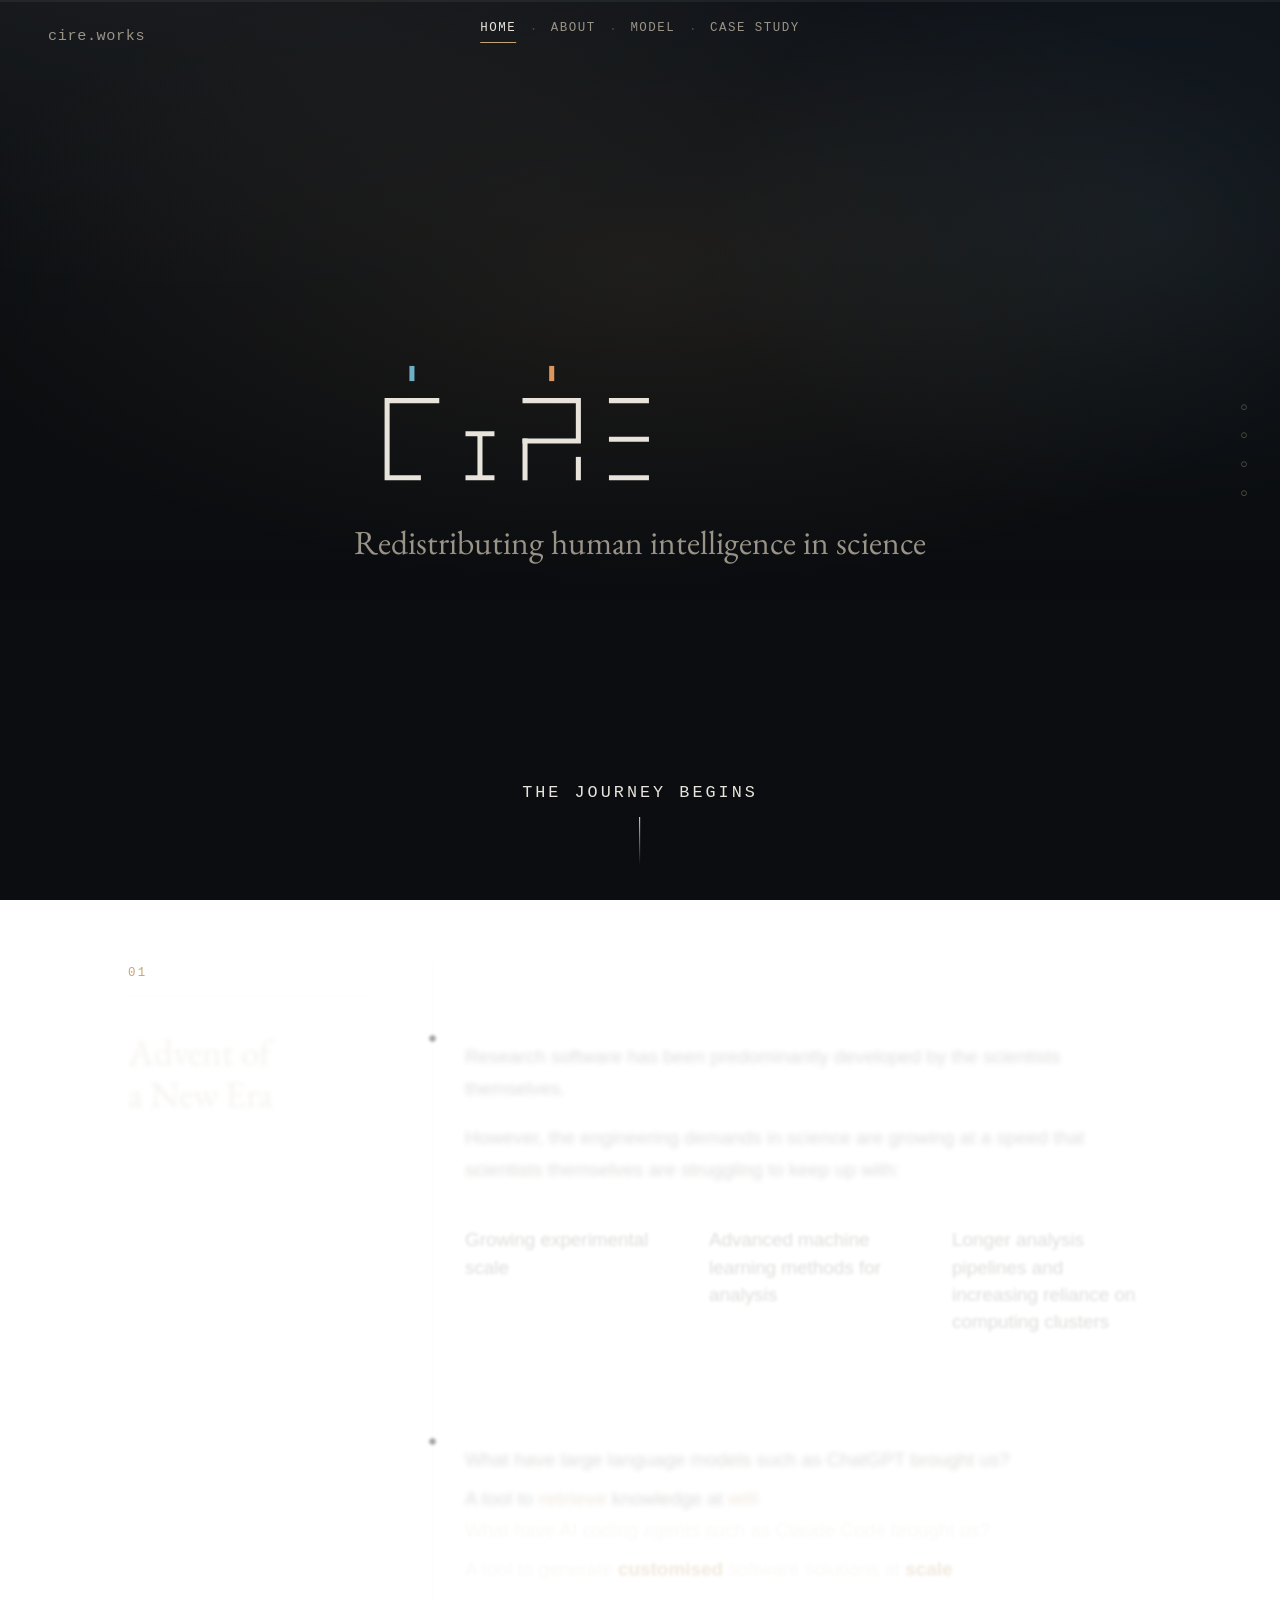
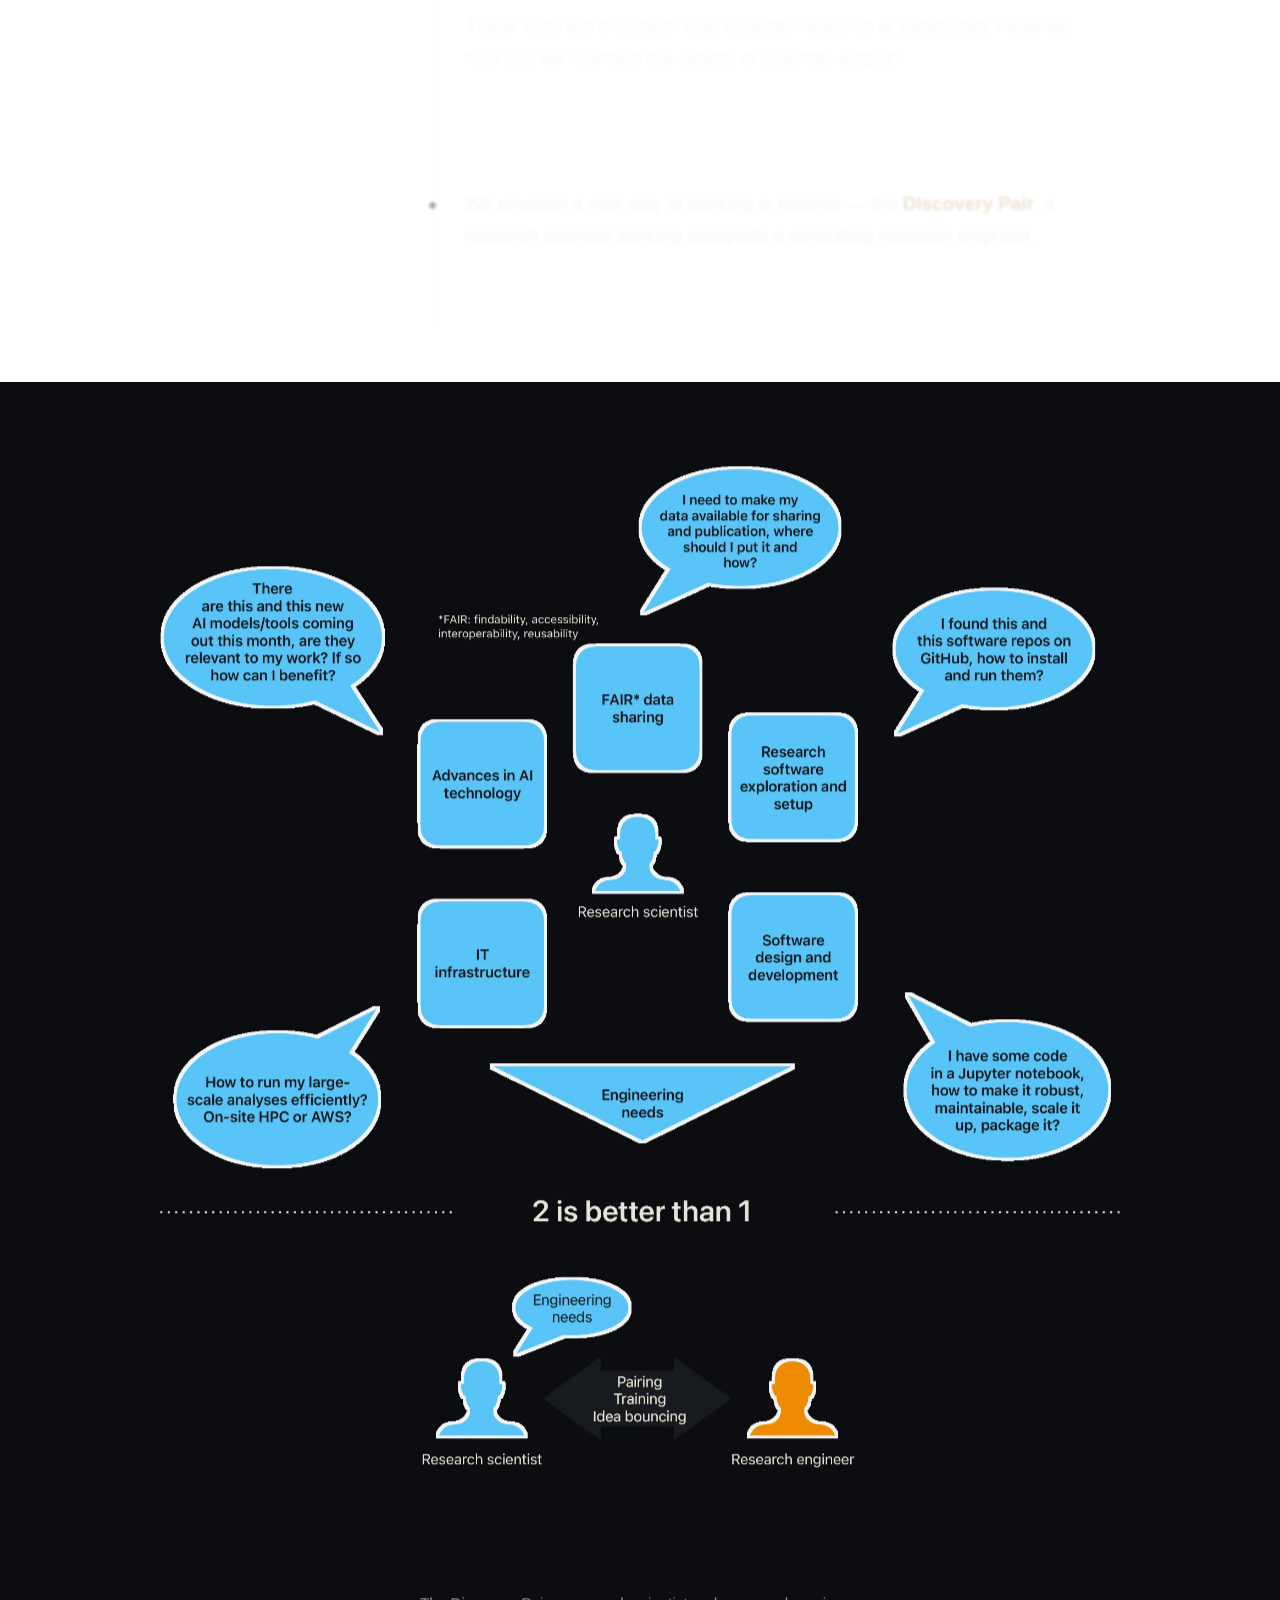
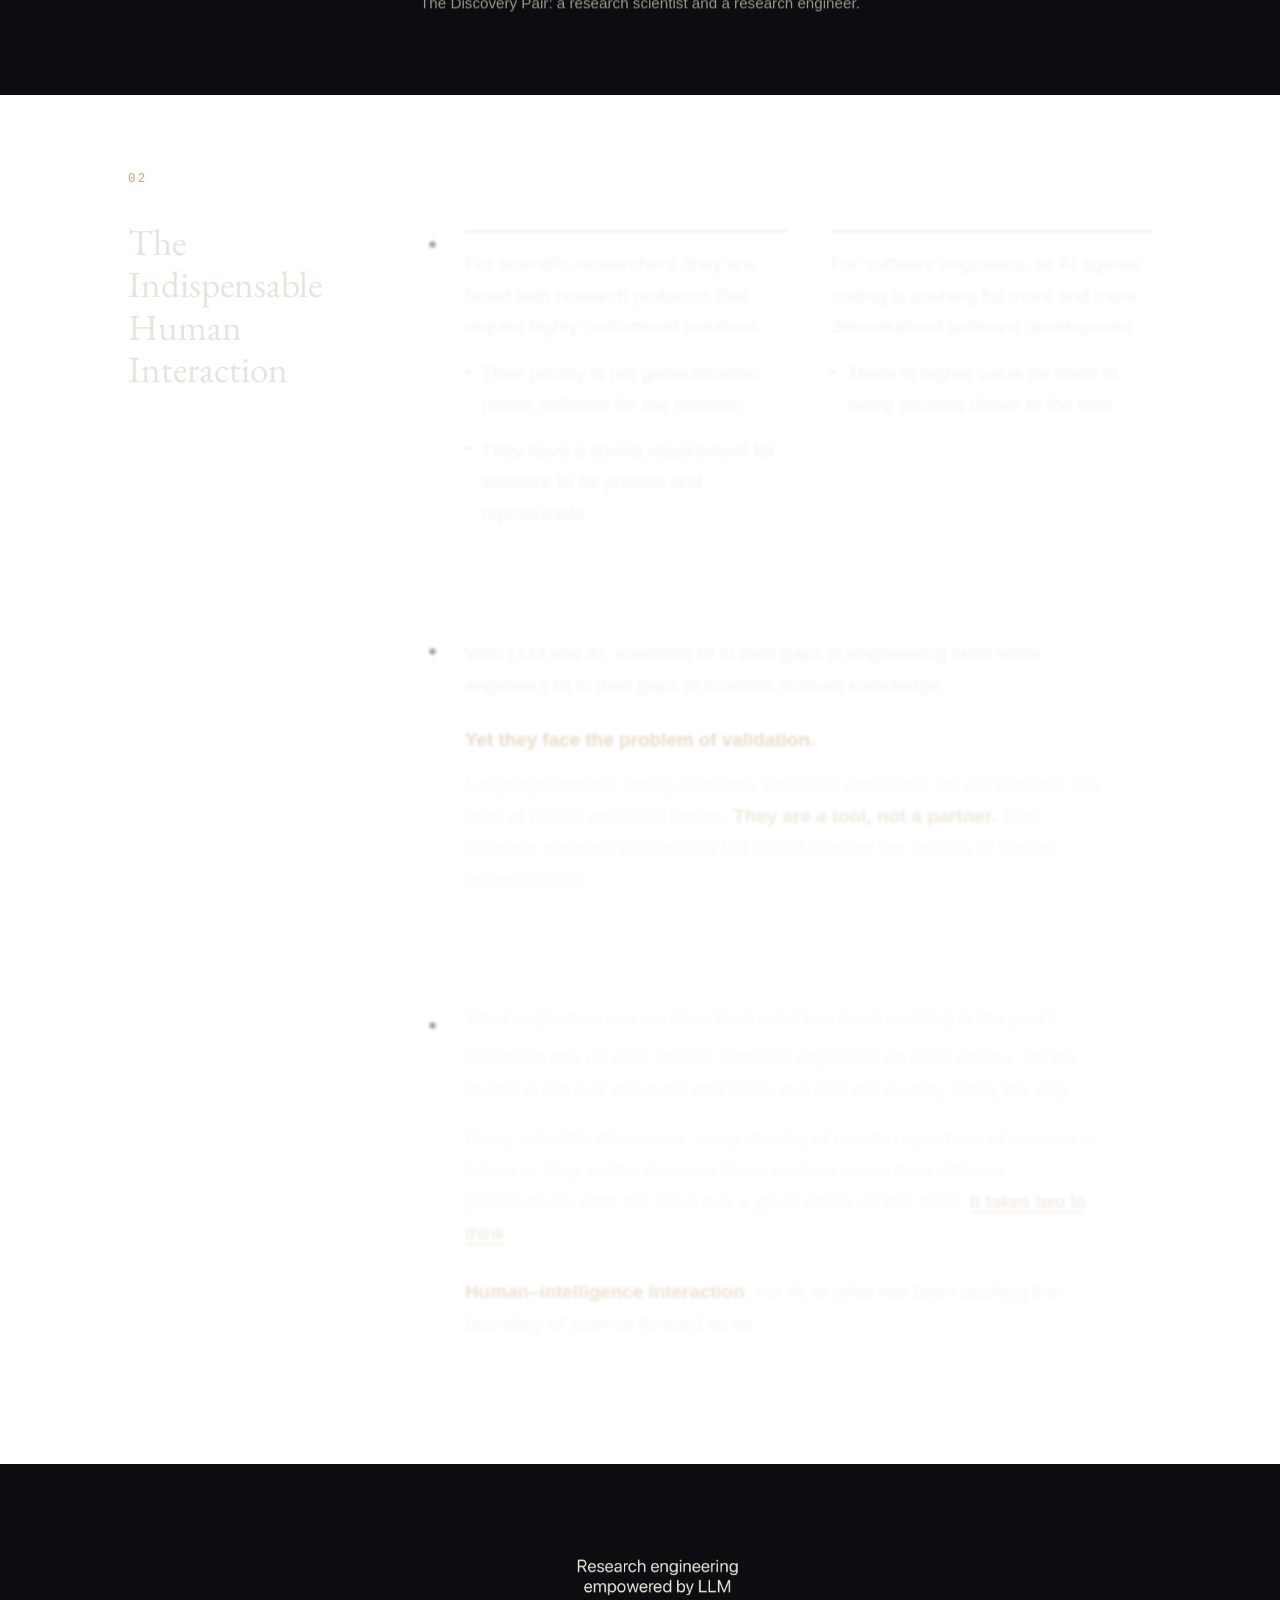
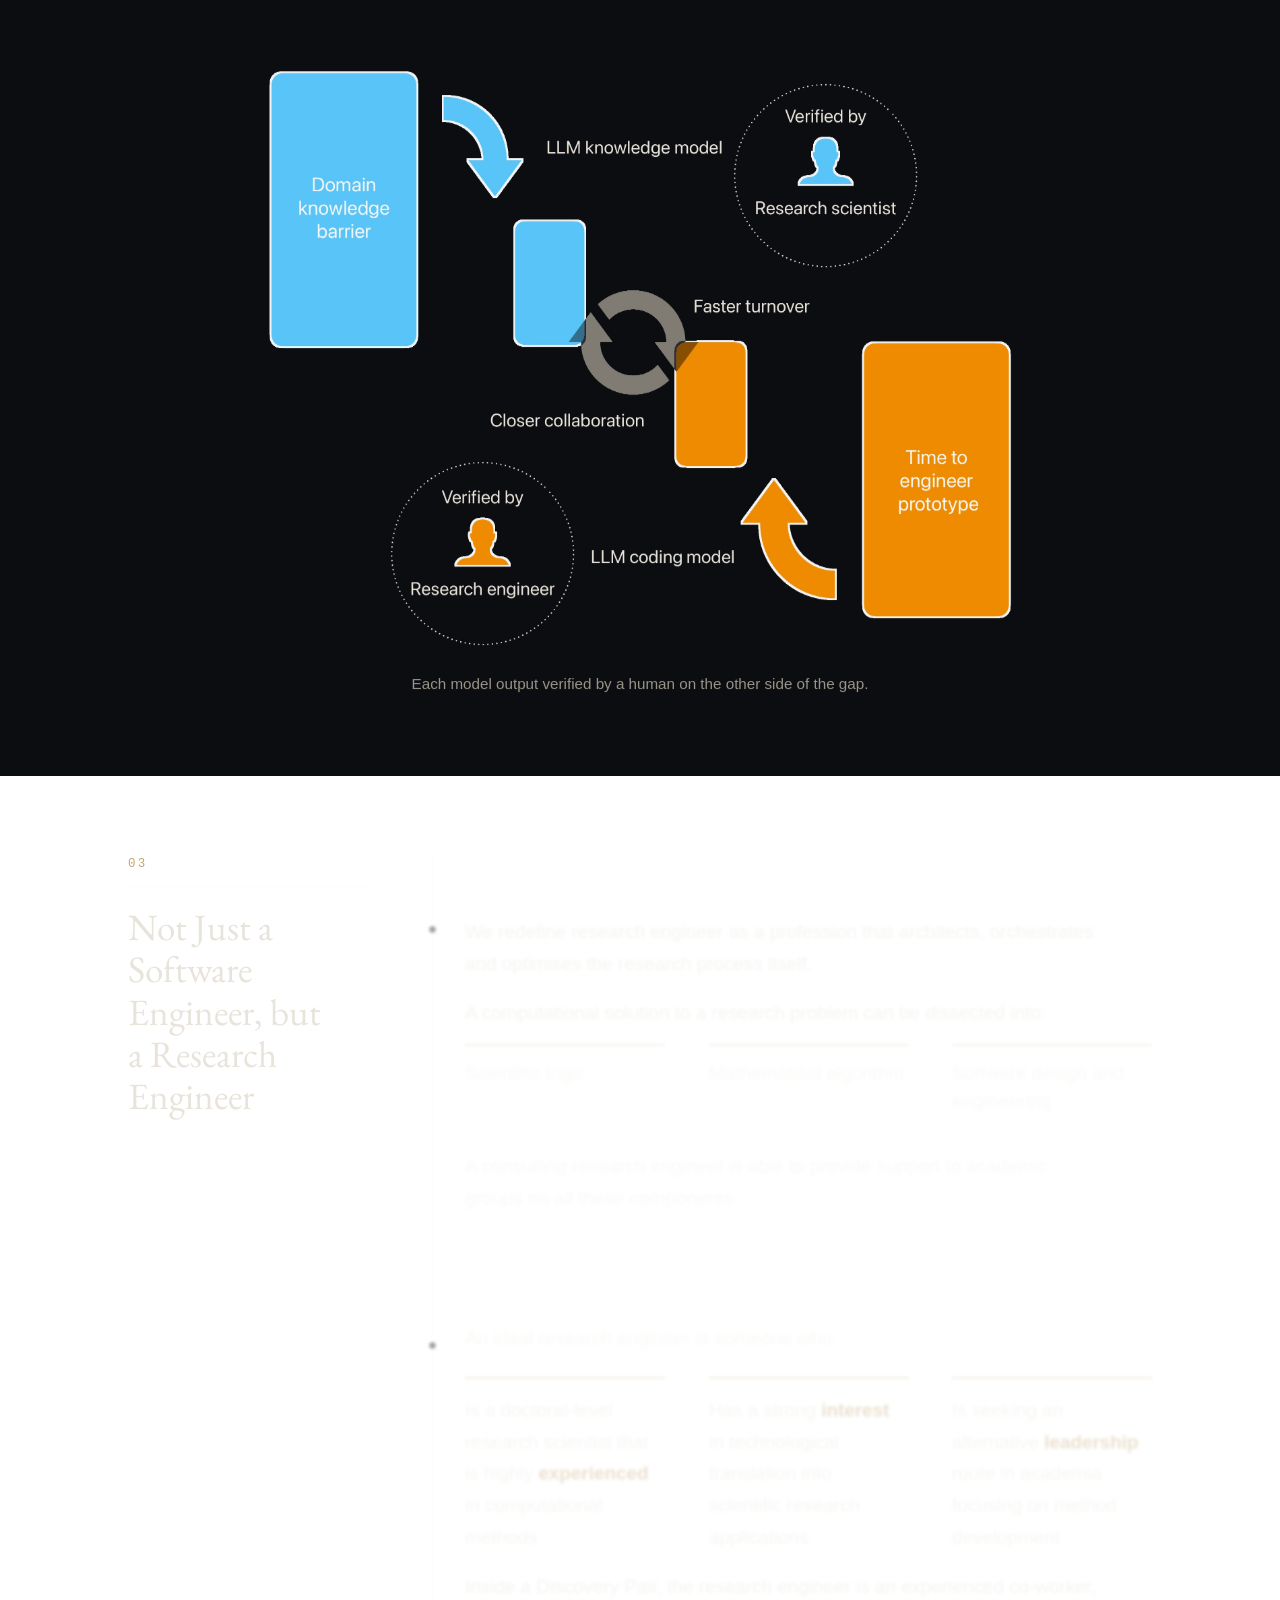
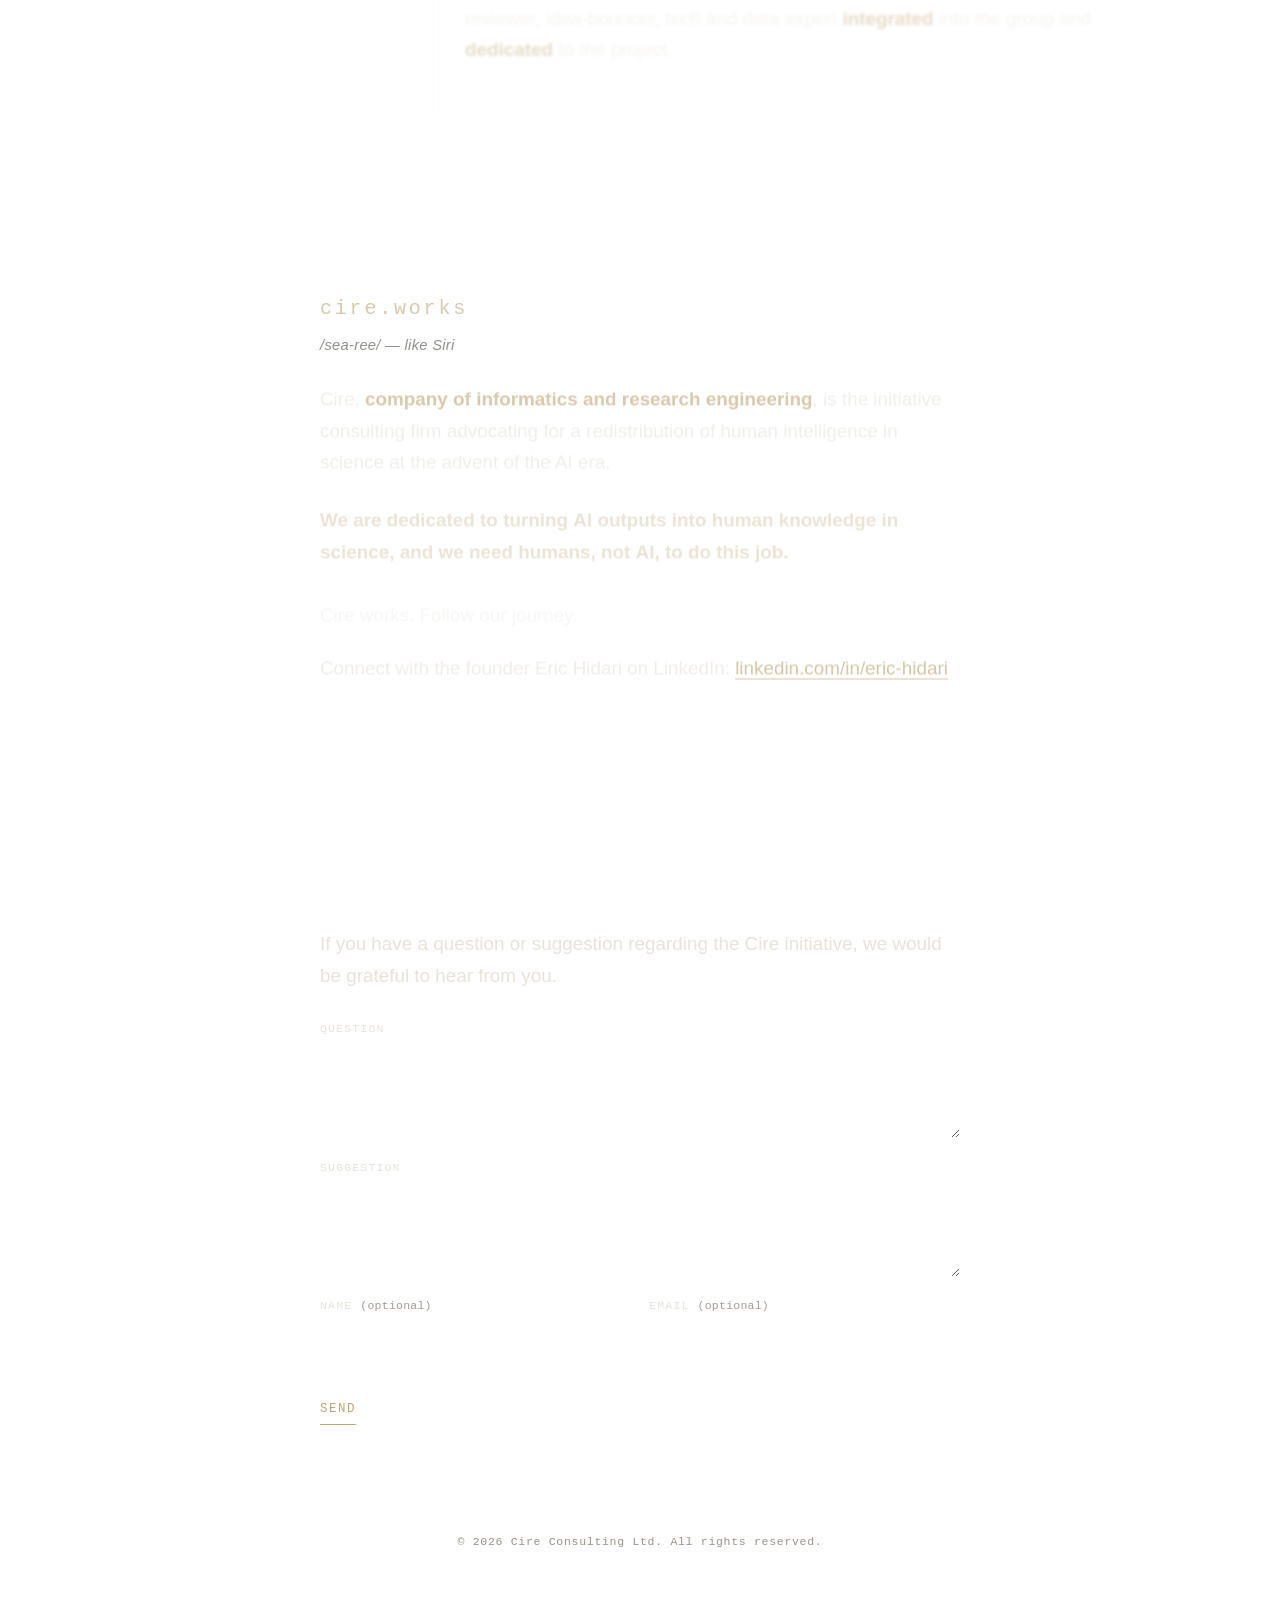
<file: index.html>
<!DOCTYPE html>
<html lang="en">
<head>
  <meta charset="UTF-8" />
  <meta name="viewport" content="width=device-width, initial-scale=1" />
  <title>cire.works</title>
  <meta name="description" content="Cire, Company of Informatics and Research Engineering, is the initiative consulting firm advocating for a redistribution of human intelligence in science at the advent of the AI era." />
  <link rel="preconnect" href="https://fonts.googleapis.com" />
  <link rel="preconnect" href="https://fonts.gstatic.com" crossorigin />
  <link href="https://fonts.googleapis.com/css2?family=EB+Garamond:wght@400;600&display=swap" rel="stylesheet" />
  <link rel="stylesheet" href="styles.css?v=20260817a" />
</head>
<body>

  <div class="scroll-progress" aria-hidden="true"><span></span></div>

  <header class="site-nav">
    <a class="brand" href="index.html">cire.works</a>
    <nav class="page-tabs" aria-label="Pages">
      <a href="index.html" aria-current="page">Home</a>
      <span class="page-tabs-sep" aria-hidden="true">·</span>
      <a href="about.html">About</a>
      <span class="page-tabs-sep" aria-hidden="true">·</span>
      <a href="model.html">Model</a>
      <span class="page-tabs-sep" aria-hidden="true">·</span>
      <a href="case-study.html">Case Study</a>
    </nav>
    <nav class="rail" aria-label="Sections">
      <a href="#session-1" data-rail="session-1"><span class="rail-label">A New Era</span><span class="rail-dot"></span></a>
      <a href="#session-2" data-rail="session-2"><span class="rail-label">Human Interaction</span><span class="rail-dot"></span></a>
      <a href="#session-3" data-rail="session-3"><span class="rail-label">Research Engineer</span><span class="rail-dot"></span></a>
      <a href="#ending" data-rail="ending"><span class="rail-label">Cire Works</span><span class="rail-dot"></span></a>
    </nav>
  </header>

  <main id="top">

    <section class="hero" data-hero>
      <div class="hero-atmosphere" aria-hidden="true"></div>
      <div class="hero-inner">
        <h1 class="brand-mark">
          <img class="brand-mark-logo" src="assets/cire-logo-on-dark.svg" alt="Cire" width="348" height="160" />
        </h1>
        <p class="hero-tagline">Redistributing human intelligence in science</p>
      </div>
      <div class="hero-cue" aria-hidden="true"><span>THE JOURNEY BEGINS</span><i></i></div>
    </section>

    <!-- SESSION 1 -->
    <section class="session" id="session-1">
      <div class="session-main">
        <aside class="session-aside">
          <span class="session-index">01</span>
          <div class="session-track" aria-hidden="true"><span></span></div>
          <h2 class="session-title" data-reveal>Advent of a New Era</h2>
        </aside>

        <div class="session-body">
          <div class="beat">
            <p class="line lead" data-reveal>Research software has been predominantly developed by the scientists themselves.</p>
            <p class="line" data-reveal>However, the engineering demands in science are growing at a speed that scientists themselves are struggling to keep up with:</p>
            <ul class="bullet-row" role="list">
              <li data-reveal>Growing experimental scale</li>
              <li data-reveal>Advanced machine learning methods for analysis</li>
              <li data-reveal>Longer analysis pipelines and increasing reliance on computing clusters</li>
            </ul>
          </div>

          <div class="beat">
            <div class="qa-pair" data-reveal>
              <p class="line question">What have large language models such as ChatGPT brought us?</p>
              <p class="line answer">A tool to <strong>retrieve</strong> knowledge at <strong>will</strong></p>
            </div>
            <div class="qa-pair" data-reveal>
              <p class="line question">What have AI coding agents such as Claude Code brought us?</p>
              <p class="line answer">A tool to generate <strong>customised</strong> software solutions at <strong>scale</strong></p>
            </div>
            <p class="line bridge" data-reveal>These tools will transform how scientific research is conducted. However, how can we maintain the validity of scientific output?</p>
          </div>

          <div class="beat">
            <p class="line statement" data-reveal>We envision a new way of working in science — the <strong>Discovery Pair</strong>, a research scientist working alongside a consulting research engineer.</p>
          </div>
        </div>
      </div>

      <figure class="media media--75" data-reveal data-parallax>
        <img src="assets/scientist-engineer-pairing.jpeg" alt="A research scientist surrounded by engineering demands, then paired with a research engineer." width="1747" height="2032" loading="lazy" />
        <figcaption>The Discovery Pair: a research scientist and a research engineer.</figcaption>
      </figure>
    </section>

    <!-- SESSION 2 -->
    <section class="session" id="session-2">
      <div class="session-main">
        <aside class="session-aside">
          <span class="session-index">02</span>
          <div class="session-track" aria-hidden="true"><span></span></div>
          <h2 class="session-title" data-reveal>The Indispensable Human Interaction</h2>
        </aside>

        <div class="session-body">
          <div class="beat">
            <div class="parallel-block">
              <div class="parallel-col" data-reveal>
                <p>For scientific researchers, they are faced with research problems that require highly customised solutions:</p>
                <ul class="bullet-stack" role="list">
                  <li>Their priority is not generalisation (make software for the masses)</li>
                  <li>They have a strong requirement for software to be precise and reproducible</li>
                </ul>
              </div>
              <div class="parallel-col" data-reveal>
                <p>For software engineers, as AI agentic coding is pushing for more and more decentralised software development:</p>
                <ul class="bullet-stack" role="list">
                  <li>There is higher value for them in being situated closer to the user</li>
                </ul>
              </div>
            </div>
          </div>

          <div class="beat">
            <p class="line" data-reveal>With LLM and AI, scientists fill in their gaps in engineering skills while engineers fill in their gaps in scientific domain knowledge.</p>
            <p class="line tension" data-reveal><strong>Yet they face the problem of validation.</strong></p>
            <p class="line" data-reveal>Language models, being ultimately statistical predictors, do not possess this level of critical analytical power. <span class="pull">They are a tool, not a partner.</span> They increase apparent productivity but do not change the velocity of human understanding.</p>
          </div>

          <div class="beat">
            <p class="line question" data-reveal>What inspiration can we draw from what has been working in the past?</p>
            <p class="line" data-reveal>Scientists rely on peer review, software engineers on code review. Yet the review is not just about the end point, but also the journey along the way.</p>
            <p class="line" data-reveal>Every scientific discussion, every sharing of results regardless of success or failure — they matter because these reviews come from different perspectives. Prof Itai Yanai has a great article on this topic: <a href="https://www.nature.com/articles/s41587-023-02074-2" target="_blank" rel="noopener">It takes two to think</a></p>
            <p class="line punch" data-reveal><strong>Human–intelligence interaction</strong>, not AI, is what has been pushing the boundary of science forward so far.</p>
          </div>
        </div>
      </div>

      <figure class="media media--60" data-reveal data-parallax>
        <img src="assets/llm-empowered-research-engineering.jpeg" alt="LLM knowledge and coding models lower the domain knowledge barrier and prototype time, each verified by a human." width="2280" height="2125" loading="lazy" />
        <figcaption>Each model output verified by a human on the other side of the gap.</figcaption>
      </figure>
    </section>

    <!-- SESSION 3 -->
    <section class="session" id="session-3">
      <div class="session-main">
        <aside class="session-aside">
          <span class="session-index">03</span>
          <div class="session-track" aria-hidden="true"><span></span></div>
          <h2 class="session-title" data-reveal>Not Just a Software Engineer, but a Research Engineer</h2>
        </aside>

        <div class="session-body">
          <div class="beat">
            <p class="line lead" data-reveal>We redefine research engineer as a profession that architects, orchestrates and optimises the research process itself.</p>
            <p class="line" data-reveal>A computational solution to a research problem can be dissected into:</p>
            <ul class="bullet-row" role="list">
              <li data-reveal>Scientific logic</li>
              <li data-reveal>Mathematical algorithm</li>
              <li data-reveal>Software design and engineering</li>
            </ul>
            <p class="line line--gap" data-reveal>A consulting research engineer is able to provide support to academic groups on all these components.</p>
          </div>

          <div class="beat">
            <p class="line" data-reveal>An ideal research engineer is someone who:</p>
            <div class="parallel-block parallel-block--3">
              <div class="parallel-col" data-reveal>
                <p>Is a doctoral-level research scientist that is highly <strong>experienced</strong> in computational methods</p>
              </div>
              <div class="parallel-col" data-reveal>
                <p>Has a strong <strong>interest</strong> in technological translation into scientific research applications</p>
              </div>
              <div class="parallel-col" data-reveal>
                <p>Is seeking an alternative <strong>leadership</strong> route in academia focusing on method development</p>
              </div>
            </div>
            <p class="line" data-reveal>Inside a Discovery Pair, the research engineer is an experienced co-worker, reviewer, idea-bouncer, tech and data expert <strong>integrated</strong> into the group and <strong>dedicated</strong> to the project.</p>
          </div>
        </div>
      </div>
    </section>

    <!-- ENDING CHAPTER -->
    <section class="ending" id="ending">
      <div class="ending-inner">
        <p class="ending-mark" data-reveal>cire.works</p>
        <p class="pronounce" data-reveal>/sea-ree/ — like Siri</p>
        <p class="line" data-reveal>Cire, <span class="full-name">company of informatics and research engineering</span>, is the initiative consulting firm advocating for a redistribution of human intelligence in science at the advent of the AI era.</p>
        <p class="line punch" data-reveal>We are dedicated to turning AI outputs into human knowledge in science, and we need humans, not AI, to do this job.</p>
        <p class="line tagline" data-reveal>Cire works. Follow our journey.</p>
        <p class="line connect" data-reveal>Connect with the founder Eric Hidari on LinkedIn: <a href="https://www.linkedin.com/in/eric-hidari-40841a161/" target="_blank" rel="noopener">linkedin.com/in/eric-hidari</a></p>
      </div>
    </section>

    <!-- ASK -->
    <section class="ask" id="ask">
      <div class="ask-inner">
        <p class="line ask-prompt" data-reveal>If you have a question or suggestion regarding the Cire initiative, we would be grateful to hear from you.</p>
        <form class="ask-form" action="https://formspree.io/f/xlgqovnv" method="POST" data-reveal>
          <label class="ask-field">
            <span class="ask-label">Question</span>
            <textarea name="question" rows="3"></textarea>
          </label>
          <label class="ask-field">
            <span class="ask-label">Suggestion</span>
            <textarea name="suggestion" rows="3"></textarea>
          </label>
          <div class="ask-meta">
            <label class="ask-field">
              <span class="ask-label">Name <em>(optional)</em></span>
              <input type="text" name="name" autocomplete="name" />
            </label>
            <label class="ask-field">
              <span class="ask-label">Email <em>(optional)</em></span>
              <input type="email" name="email" autocomplete="email" />
            </label>
          </div>
          <button type="submit" class="ask-submit">Send</button>
          <p class="ask-status" role="status" aria-live="polite" hidden></p>
        </form>
      </div>
    </section>

  </main>

  <footer class="site-footer">
    <p>© 2026 Cire Consulting Ltd. All rights reserved.</p>
  </footer>

  <script src="main.js?v=20260817a" defer></script>
</body>
</html>
</file>
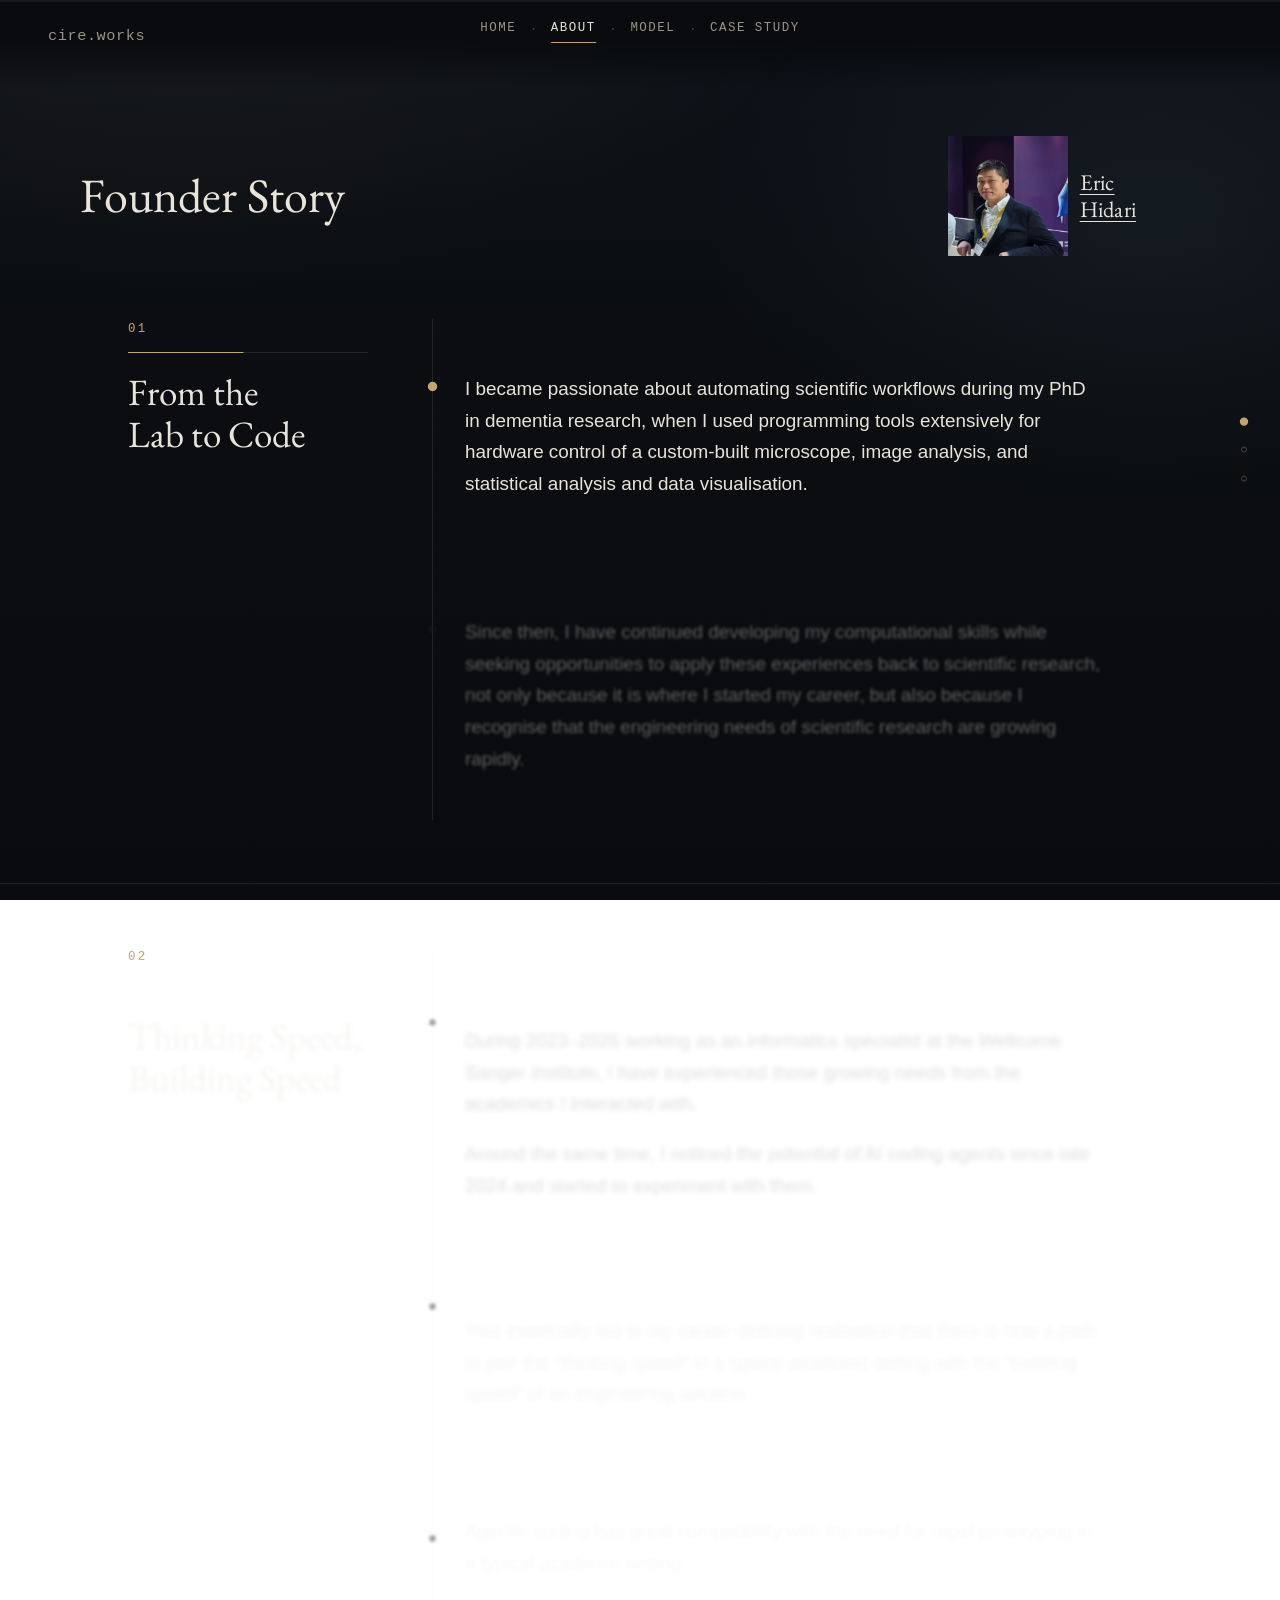
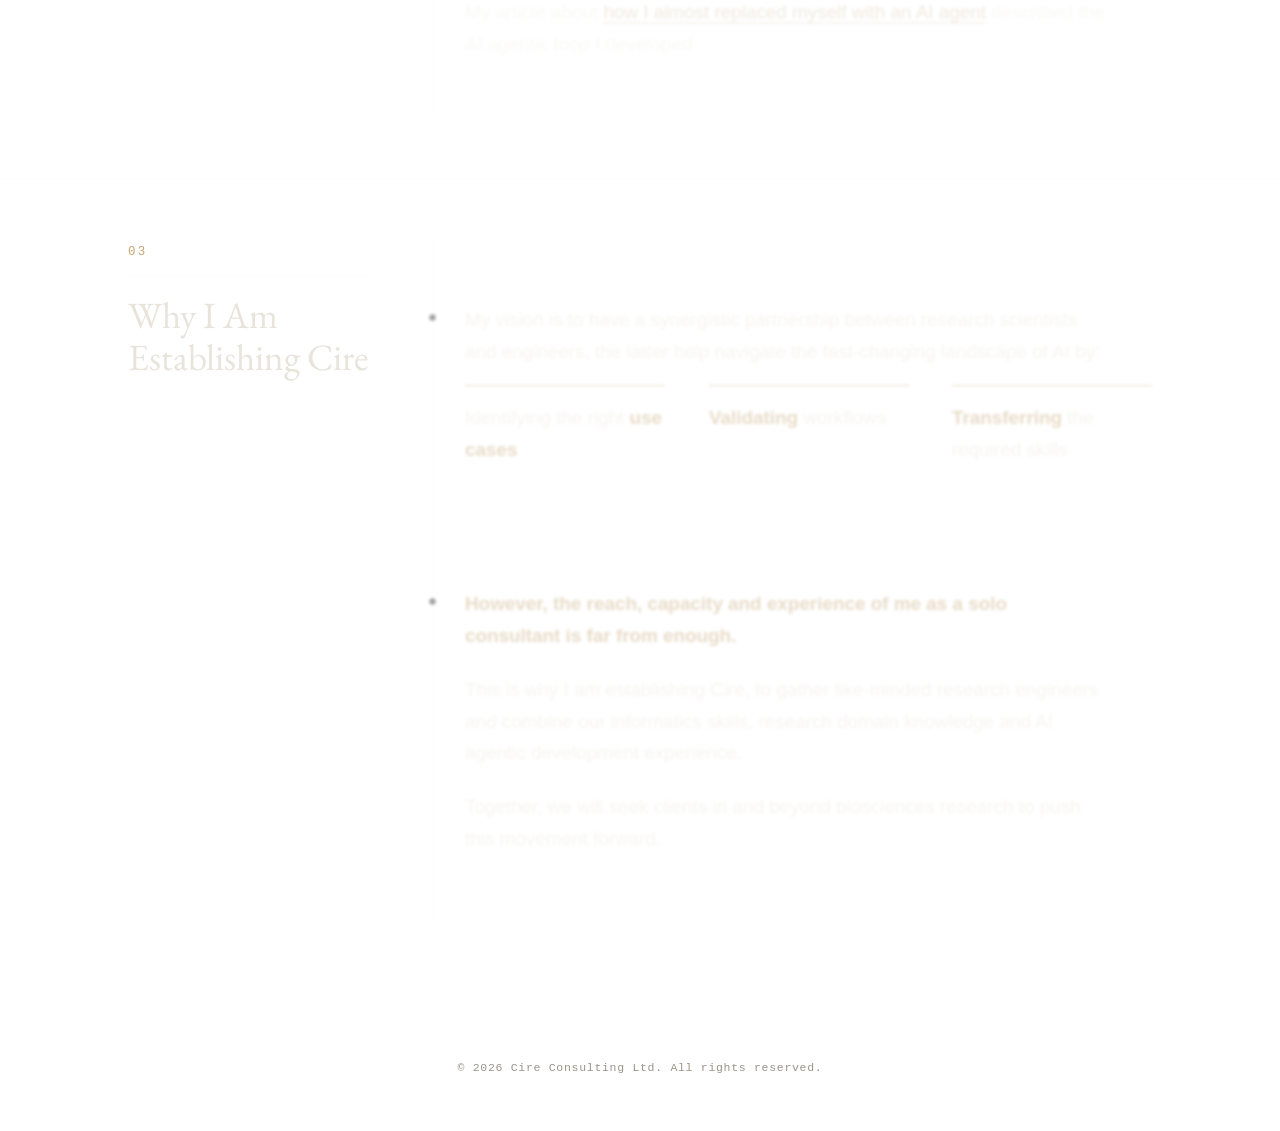
<file: about.html>
<!DOCTYPE html>
<html lang="en">
<head>
  <meta charset="UTF-8" />
  <meta name="viewport" content="width=device-width, initial-scale=1" />
  <title>About · cire.works</title>
  <meta name="description" content="Founder story of Eric Hidari and why Cire exists: pairing academic thinking speed with engineering building speed." />
  <link rel="preconnect" href="https://fonts.googleapis.com" />
  <link rel="preconnect" href="https://fonts.gstatic.com" crossorigin />
  <link href="https://fonts.googleapis.com/css2?family=EB+Garamond:wght@400;600&display=swap" rel="stylesheet" />
  <link rel="stylesheet" href="styles.css?v=20260817a" />
</head>
<body class="page-inner">

  <div class="scroll-progress" aria-hidden="true"><span></span></div>

  <header class="site-nav">
    <a class="brand" href="index.html">cire.works</a>
    <nav class="page-tabs" aria-label="Pages">
      <a href="index.html">Home</a>
      <span class="page-tabs-sep" aria-hidden="true">·</span>
      <a href="about.html" aria-current="page">About</a>
      <span class="page-tabs-sep" aria-hidden="true">·</span>
      <a href="model.html">Model</a>
      <span class="page-tabs-sep" aria-hidden="true">·</span>
      <a href="case-study.html">Case Study</a>
    </nav>
    <nav class="rail" aria-label="Sections">
      <a href="#session-1" data-rail="session-1"><span class="rail-label">Origin</span><span class="rail-dot"></span></a>
      <a href="#session-2" data-rail="session-2"><span class="rail-label">Realisation</span><span class="rail-dot"></span></a>
      <a href="#session-3" data-rail="session-3"><span class="rail-label">Why Cire</span><span class="rail-dot"></span></a>
    </nav>
  </header>

  <main id="top">

    <section class="about-intro">
      <div class="about-intro-inner">
        <h1 class="about-heading">Founder Story</h1>
        <div class="about-byline">
          <figure class="about-portrait">
            <img src="assets/profile.jpeg" alt="Eric Hidari, founder of Cire." width="708" height="959" />
          </figure>
          <p class="about-name"><a href="https://www.linkedin.com/in/eric-hidari-40841a161/" target="_blank" rel="noopener"><span>Eric</span><span>Hidari</span></a></p>
        </div>
      </div>
    </section>

    <!-- SESSION 1 -->
    <section class="session" id="session-1">
      <div class="session-main">
        <aside class="session-aside">
          <span class="session-index">01</span>
          <div class="session-track" aria-hidden="true"><span></span></div>
          <h2 class="session-title" data-reveal>From the Lab to Code</h2>
        </aside>

        <div class="session-body">
          <div class="beat">
            <p class="line lead" data-reveal>I became passionate about automating scientific workflows during my PhD in dementia research, when I used programming tools extensively for hardware control of a custom-built microscope, image analysis, and statistical analysis and data visualisation.</p>
          </div>
          <div class="beat">
            <p class="line" data-reveal>Since then, I have continued developing my computational skills while seeking opportunities to apply these experiences back to scientific research, not only because it is where I started my career, but also because I recognise that the engineering needs of scientific research are growing rapidly.</p>
          </div>
        </div>
      </div>
    </section>

    <!-- SESSION 2 -->
    <section class="session" id="session-2">
      <div class="session-main">
        <aside class="session-aside">
          <span class="session-index">02</span>
          <div class="session-track" aria-hidden="true"><span></span></div>
          <h2 class="session-title" data-reveal>Thinking Speed, Building Speed</h2>
        </aside>

        <div class="session-body">
          <div class="beat">
            <p class="line lead" data-reveal>During 2023–2026 working as an informatics specialist at the Wellcome Sanger Institute, I have experienced those growing needs from the academics I interacted with.</p>
            <p class="line" data-reveal>Around the same time, I noticed the potential of AI coding agents since late 2024 and started to experiment with them.</p>
          </div>
          <div class="beat">
            <p class="line statement" data-reveal>This eventually led to my career-defining realisation that there is now a path to pair the “thinking speed” in a typical academic setting with the “building speed” of an engineering solution.</p>
          </div>
          <div class="beat">
            <p class="line" data-reveal>Agentic coding has great compatibility with the need for rapid prototyping in a typical academic setting.</p>
            <p class="line" data-reveal>My article about <a href="https://medium.com/@eric.hidari/how-i-almost-replaced-myself-with-ai-8478e6b85142" target="_blank" rel="noopener">how I almost replaced myself with an AI agent</a> described the AI agentic loop I developed.</p>
          </div>
        </div>
      </div>
    </section>

    <!-- SESSION 3 -->
    <section class="session" id="session-3">
      <div class="session-main">
        <aside class="session-aside">
          <span class="session-index">03</span>
          <div class="session-track" aria-hidden="true"><span></span></div>
          <h2 class="session-title" data-reveal>Why I Am Establishing Cire</h2>
        </aside>

        <div class="session-body">
          <div class="beat">
            <p class="line lead" data-reveal>My vision is to have a synergistic partnership between research scientists and engineers, the latter help navigate the fast-changing landscape of AI by:</p>
            <div class="parallel-block parallel-block--3">
              <div class="parallel-col" data-reveal>
                <p>Identifying the right <strong>use cases</strong></p>
              </div>
              <div class="parallel-col" data-reveal>
                <p><strong>Validating</strong> workflows</p>
              </div>
              <div class="parallel-col" data-reveal>
                <p><strong>Transferring</strong> the required skills</p>
              </div>
            </div>
          </div>
          <div class="beat">
            <p class="line tension" data-reveal><strong>However, the reach, capacity and experience of me as a solo consultant is far from enough.</strong></p>
            <p class="line" data-reveal>This is why I am establishing Cire, to gather like-minded research engineers and combine our informatics skills, research domain knowledge and AI agentic development experience.</p>
            <p class="line punch" data-reveal>Together, we will seek clients in and beyond biosciences research to push this movement forward.</p>
          </div>
        </div>
      </div>
    </section>

  </main>

  <footer class="site-footer">
    <p>© 2026 Cire Consulting Ltd. All rights reserved.</p>
  </footer>

  <script src="main.js?v=20260817a" defer></script>
</body>
</html>
</file>
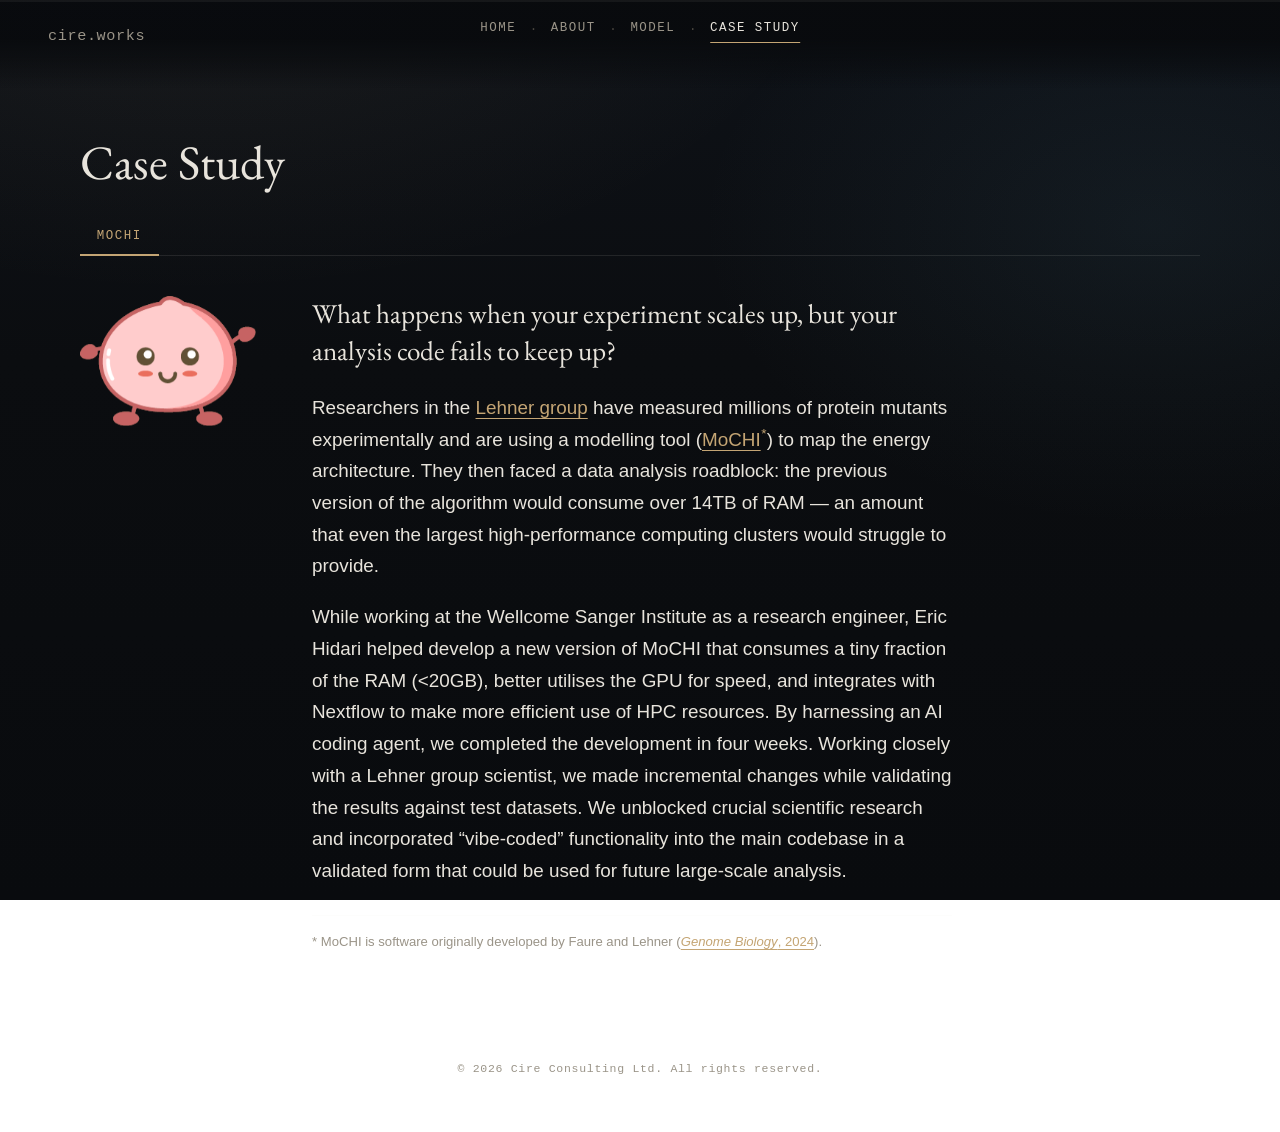
<file: case-study.html>
<!DOCTYPE html>
<html lang="en">
<head>
  <meta charset="UTF-8" />
  <meta name="viewport" content="width=device-width, initial-scale=1" />
  <title>Case Study · cire.works</title>
  <meta name="description" content="Cire case study: scaling MoCHI so protein energy-architecture analysis can keep up with experimental data." />
  <link rel="preconnect" href="https://fonts.googleapis.com" />
  <link rel="preconnect" href="https://fonts.gstatic.com" crossorigin />
  <link href="https://fonts.googleapis.com/css2?family=EB+Garamond:wght@400;600&display=swap" rel="stylesheet" />
  <link rel="stylesheet" href="styles.css?v=20260822a" />
</head>
<body class="page-inner">

  <div class="scroll-progress" aria-hidden="true"><span></span></div>

  <header class="site-nav">
    <a class="brand" href="index.html">cire.works</a>
    <nav class="page-tabs" aria-label="Pages">
      <a href="index.html">Home</a>
      <span class="page-tabs-sep" aria-hidden="true">·</span>
      <a href="about.html">About</a>
      <span class="page-tabs-sep" aria-hidden="true">·</span>
      <a href="model.html">Model</a>
      <span class="page-tabs-sep" aria-hidden="true">·</span>
      <a href="case-study.html" aria-current="page">Case Study</a>
    </nav>
  </header>

  <main id="top">
    <section class="case">
      <div class="case-inner">
        <h1 class="case-title">Case Study</h1>

        <div class="study-tabs" role="tablist" aria-label="Case studies" data-study-tabs>
          <button type="button" role="tab" id="tab-mochi" aria-controls="panel-mochi" aria-selected="true" tabindex="0">MoCHI</button>
        </div>

        <article class="study-panel" id="panel-mochi" role="tabpanel" aria-labelledby="tab-mochi">
          <figure class="study-logo">
            <a href="https://github.com/lehner-lab/MoCHI" target="_blank" rel="noopener">
              <img src="assets/mochi-logo.png" alt="MoCHI logo" width="239" height="176" />
            </a>
          </figure>
          <div class="study-body">
            <p class="case-lead">What happens when your experiment scales up, but your analysis code fails to keep up?</p>
            <p>Researchers in the <a href="https://www.sanger.ac.uk/group/lehner-group/" target="_blank" rel="noopener">Lehner group</a> have measured millions of protein mutants experimentally and are using a modelling tool (<a href="https://github.com/lehner-lab/MoCHI" target="_blank" rel="noopener">MoCHI</a><a class="fn-ref" href="#mochi-note" aria-describedby="mochi-note">*</a>) to map the energy architecture. They then faced a data analysis roadblock: the previous version of the algorithm would consume over 14TB of RAM — an amount that even the largest high-performance computing clusters would struggle to provide.</p>
            <p>While working at the Wellcome Sanger Institute as a research engineer, Eric Hidari helped develop a new version of MoCHI that consumes a tiny fraction of the RAM (&lt;20GB), better utilises the GPU for speed, and integrates with Nextflow to make more efficient use of HPC resources. By harnessing an AI coding agent, we completed the development in four weeks. Working closely with a Lehner group scientist, we made incremental changes while validating the results against test datasets. We unblocked crucial scientific research and incorporated “vibe-coded” functionality into the main codebase in a validated form that could be used for future large-scale analysis.</p>
            <p class="study-note" id="mochi-note">* MoCHI is software originally developed by Faure and Lehner (<a href="https://genomebiology.biomedcentral.com/articles/10.1186/s13059-024-03444-y" target="_blank" rel="noopener"><cite>Genome Biology</cite>, 2024</a>).</p>
          </div>
        </article>
      </div>
    </section>
  </main>

  <footer class="site-footer">
    <p>© 2026 Cire Consulting Ltd. All rights reserved.</p>
  </footer>

  <script src="main.js?v=20260817a" defer></script>
</body>
</html>
</file>
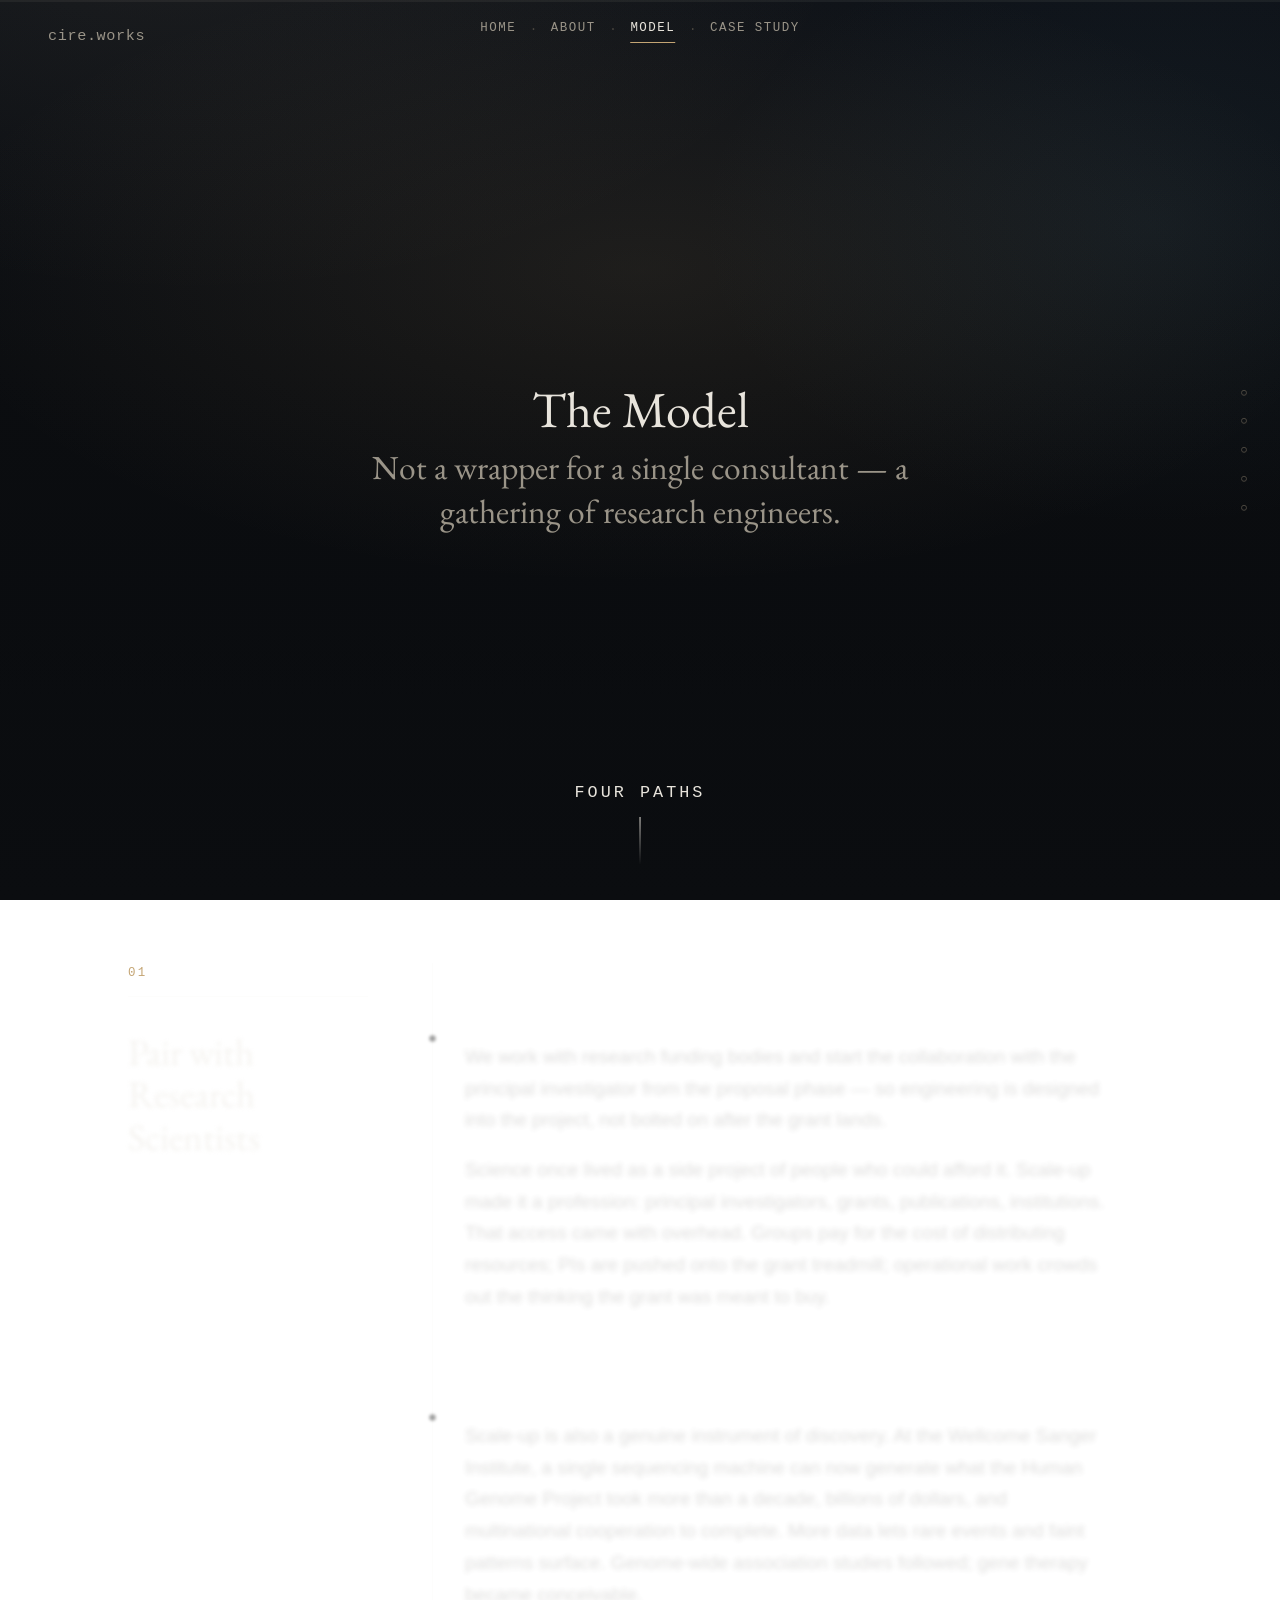
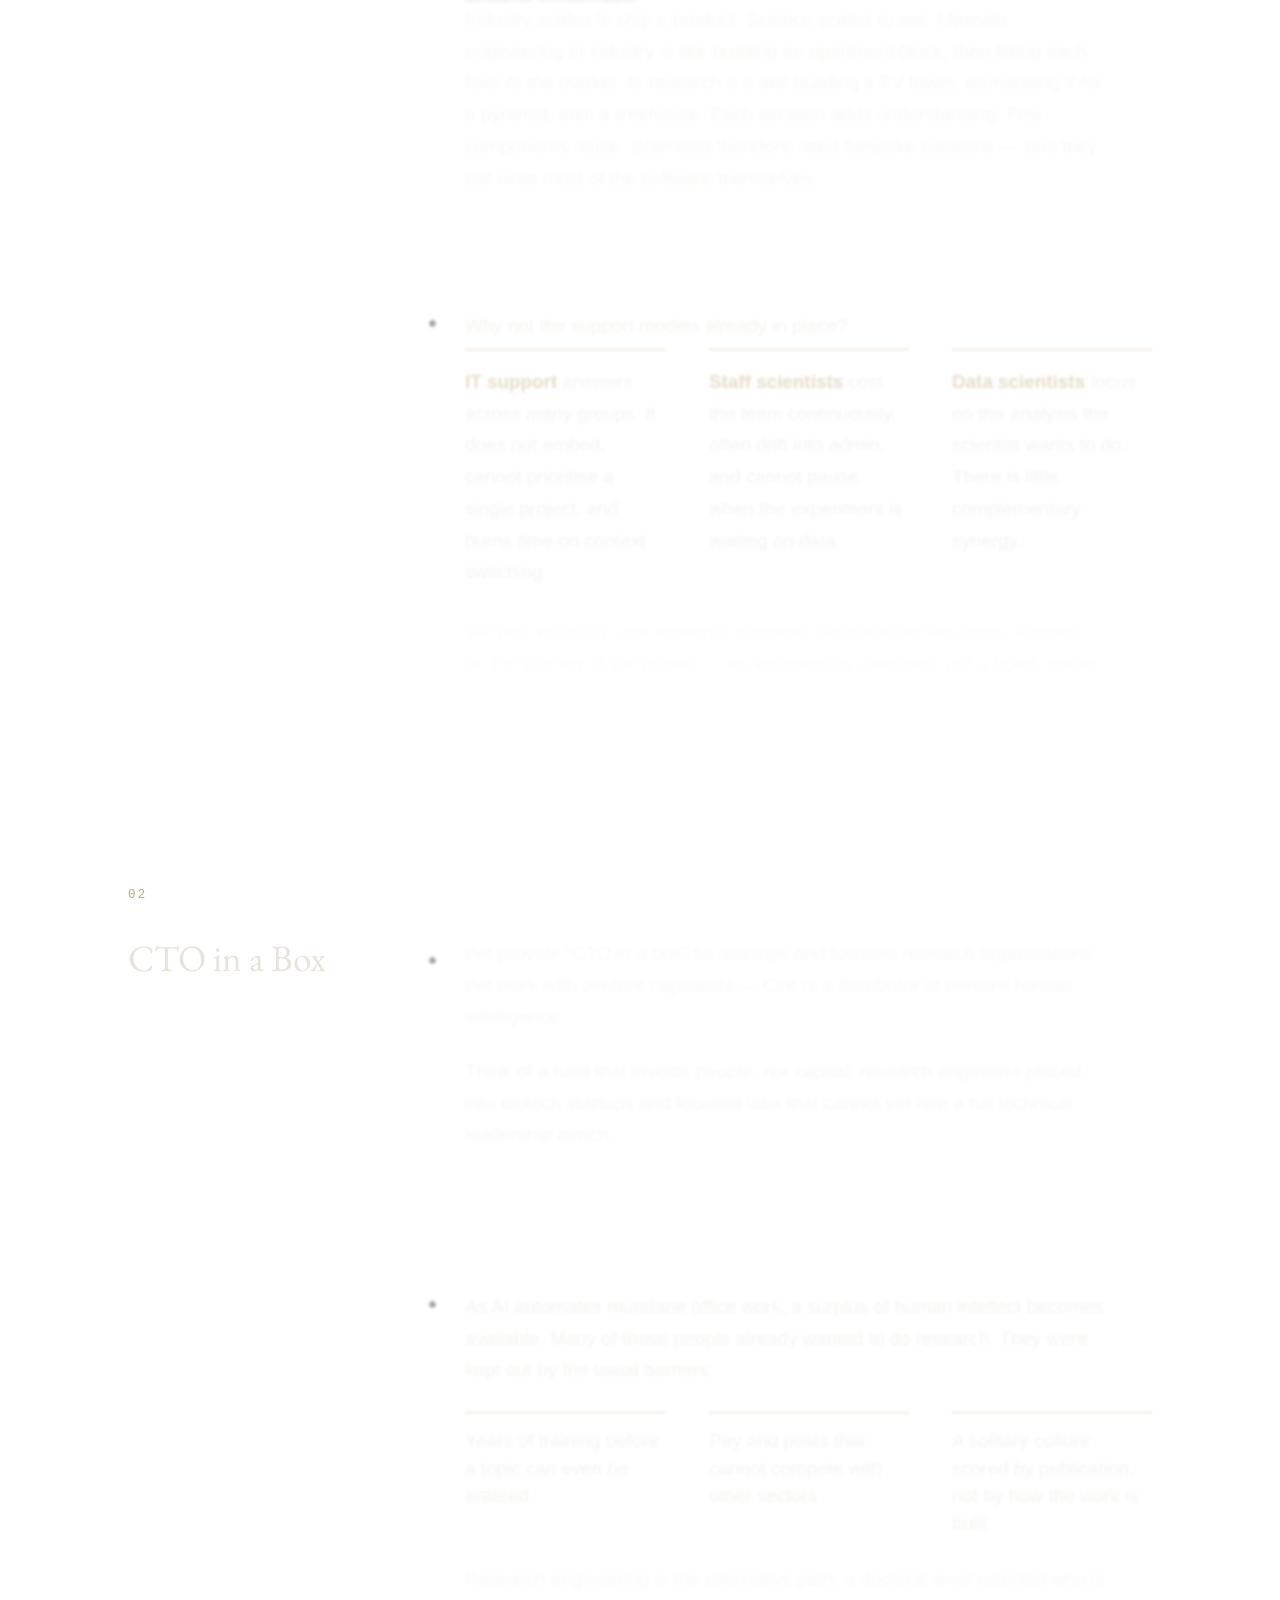
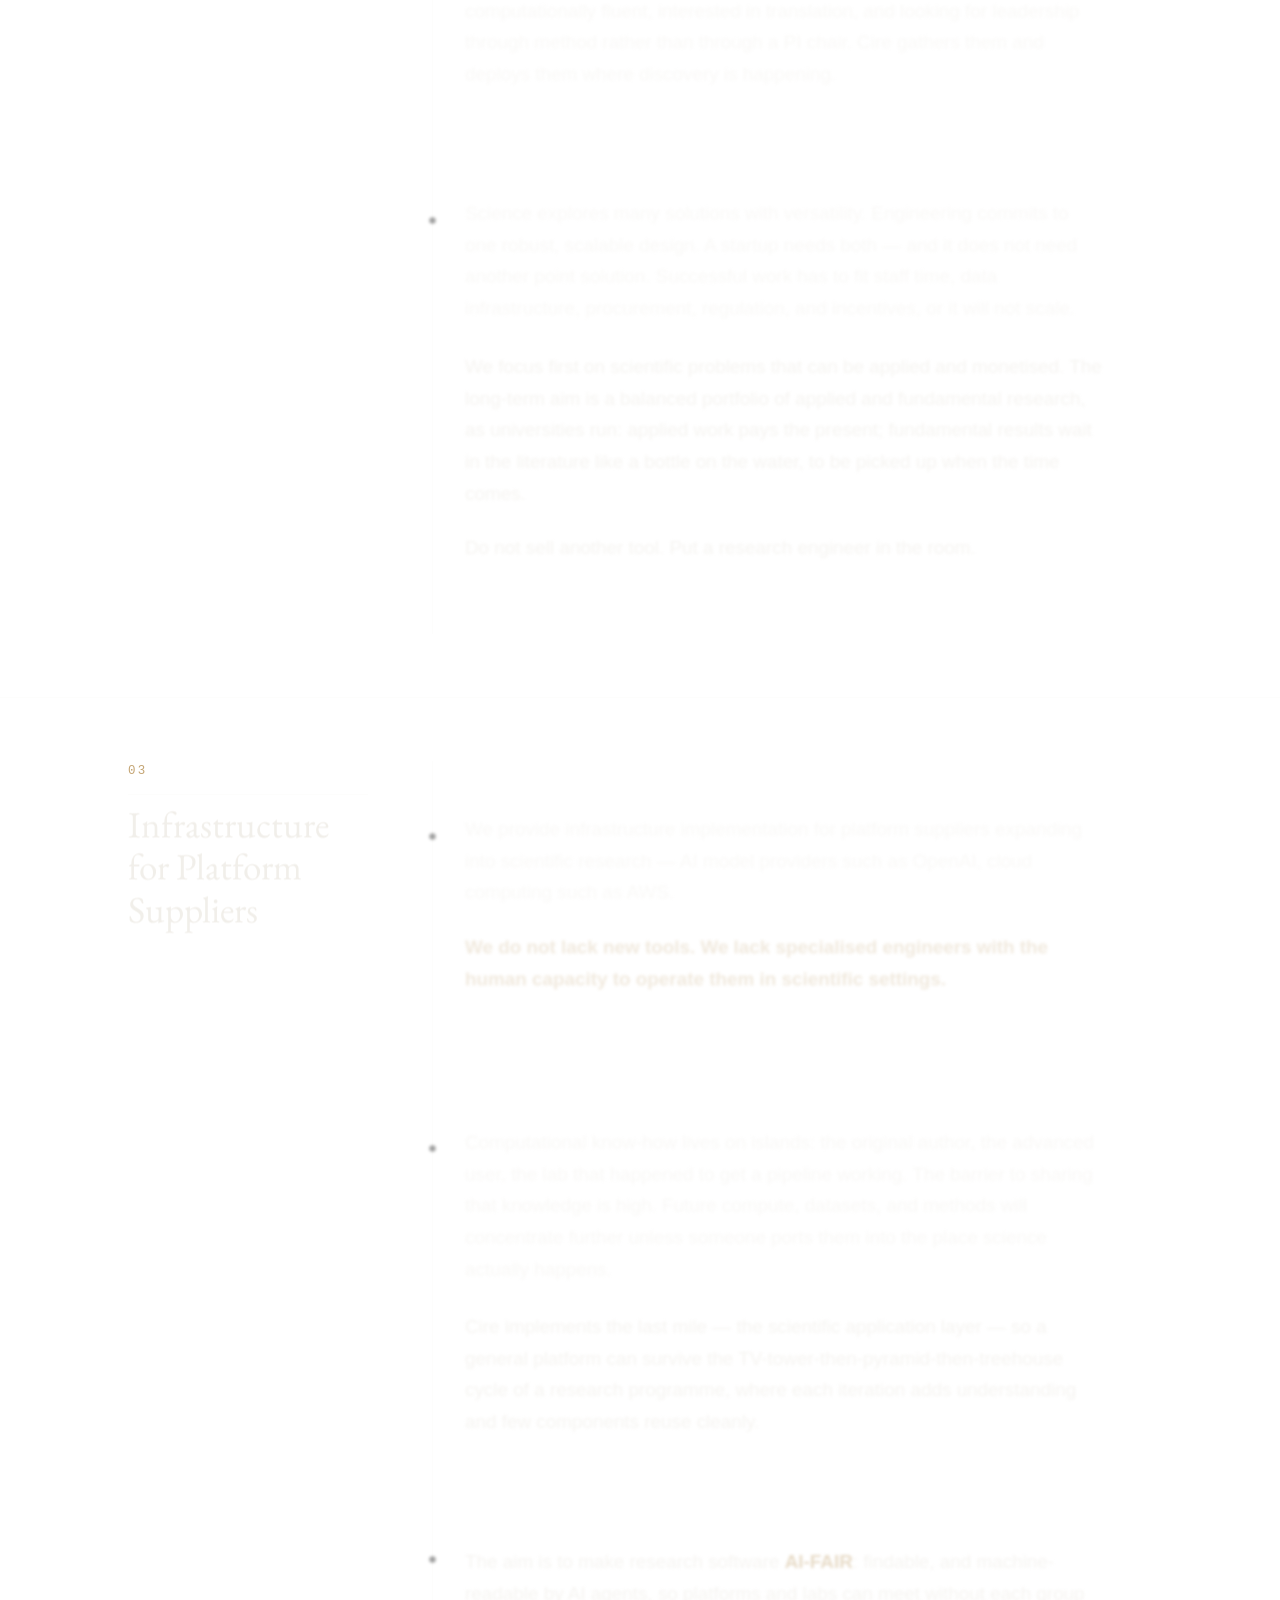
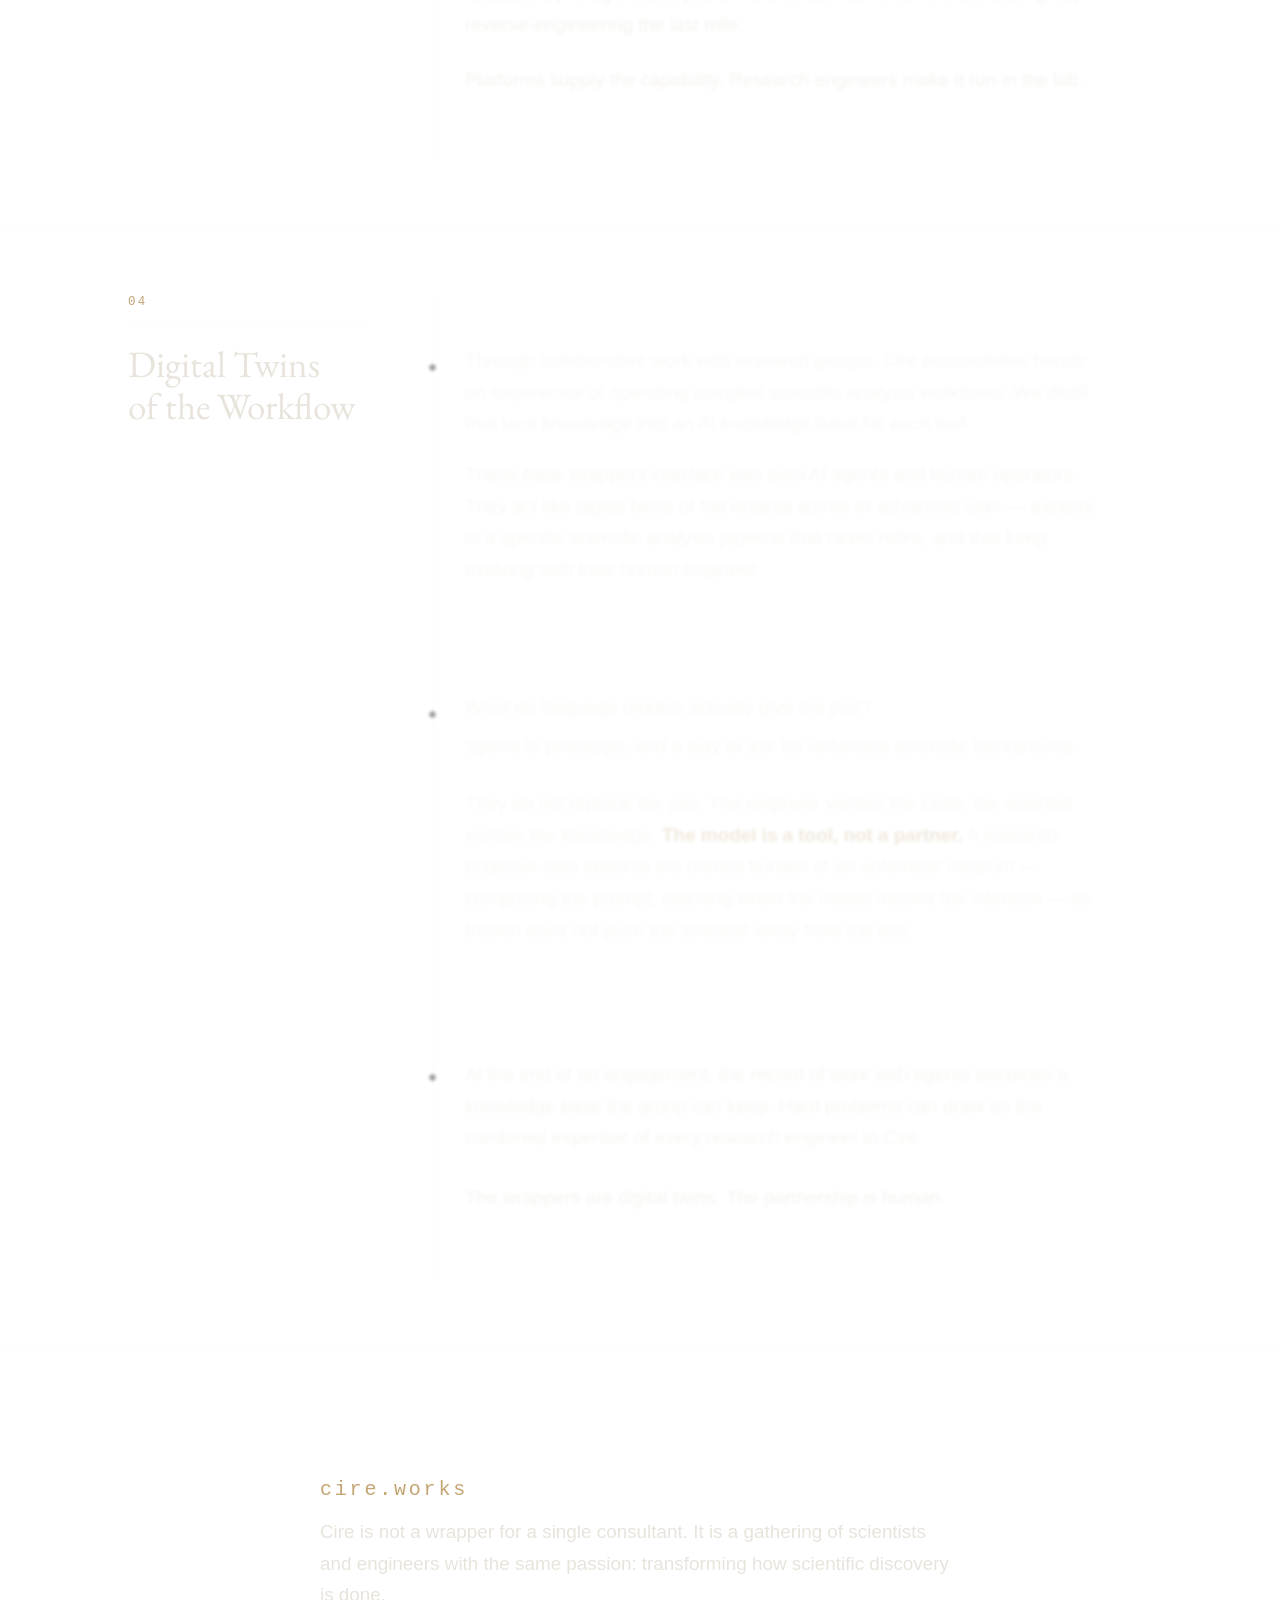
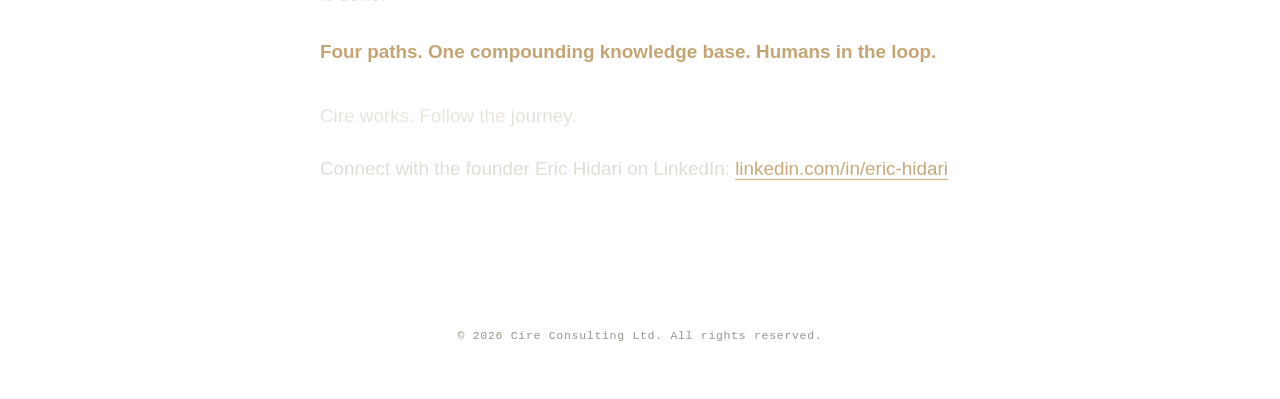
<file: model-long.html>
<!DOCTYPE html>
<html lang="en">
<head>
  <meta charset="UTF-8" />
  <meta name="viewport" content="width=device-width, initial-scale=1" />
  <title>Model · cire.works</title>
  <meta name="description" content="The Cire model: pair with academic scientists, CTO-in-a-box for startups, platform infrastructure, and digital twins of scientific workflows." />
  <link rel="preconnect" href="https://fonts.googleapis.com" />
  <link rel="preconnect" href="https://fonts.gstatic.com" crossorigin />
  <link href="https://fonts.googleapis.com/css2?family=EB+Garamond:wght@400;600&display=swap" rel="stylesheet" />
  <link rel="stylesheet" href="styles.css?v=20260817a" />
</head>
<body>

  <div class="scroll-progress" aria-hidden="true"><span></span></div>

  <header class="site-nav">
    <a class="brand" href="index.html">cire.works</a>
    <nav class="page-tabs" aria-label="Pages">
      <a href="index.html">Home</a>
      <span class="page-tabs-sep" aria-hidden="true">·</span>
      <a href="about.html">About</a>
      <span class="page-tabs-sep" aria-hidden="true">·</span>
      <a href="model.html" aria-current="page">Model</a>
      <span class="page-tabs-sep" aria-hidden="true">·</span>
      <a href="case-study.html">Case Study</a>
    </nav>
    <nav class="rail" aria-label="Sections">
      <a href="#session-1" data-rail="session-1"><span class="rail-label">Scientists</span><span class="rail-dot"></span></a>
      <a href="#session-2" data-rail="session-2"><span class="rail-label">Startups</span><span class="rail-dot"></span></a>
      <a href="#session-3" data-rail="session-3"><span class="rail-label">Platforms</span><span class="rail-dot"></span></a>
      <a href="#session-4" data-rail="session-4"><span class="rail-label">Knowledge</span><span class="rail-dot"></span></a>
      <a href="#ending" data-rail="ending"><span class="rail-label">Gathering</span><span class="rail-dot"></span></a>
    </nav>
  </header>

  <main id="top">

    <section class="hero" data-hero>
      <div class="hero-atmosphere" aria-hidden="true"></div>
      <div class="hero-inner">
        <h1 class="hero-name">The Model</h1>
        <p class="hero-tagline">Not a wrapper for a single consultant — a gathering of research engineers.</p>
      </div>
      <div class="hero-cue" aria-hidden="true"><span>FOUR PATHS</span><i></i></div>
    </section>

    <!-- SESSION 1 -->
    <section class="session" id="session-1">
      <div class="session-main">
        <aside class="session-aside">
          <span class="session-index">01</span>
          <div class="session-track" aria-hidden="true"><span></span></div>
          <h2 class="session-title" data-reveal>Pair with Research Scientists</h2>
        </aside>

        <div class="session-body">
          <div class="beat">
            <p class="line lead" data-reveal>We work with research funding bodies and start the collaboration with the principal investigator from the proposal phase — so engineering is designed into the project, not bolted on after the grant lands.</p>
            <p class="line" data-reveal>Science once lived as a side project of people who could afford it. Scale-up made it a profession: principal investigators, grants, publications, institutions. That access came with overhead. Groups pay for the cost of distributing resources; PIs are pushed onto the grant treadmill; operational work crowds out the thinking the grant was meant to buy.</p>
          </div>

          <div class="beat">
            <p class="line" data-reveal>Scale-up is also a genuine instrument of discovery. At the Wellcome Sanger Institute, a single sequencing machine can now generate what the Human Genome Project took more than a decade, billions of dollars, and multinational cooperation to complete. More data lets rare events and faint patterns surface. Genome-wide association studies followed; gene therapy became conceivable.</p>
            <p class="line" data-reveal>Industry scales to ship a product. Science scales to see. Upscale engineering in industry is like building an apartment block, then fitting each floor to the market. In research it is like building a TV tower, dismantling it for a pyramid, then a treehouse. Each iteration adds understanding. Few components reuse. Scientists therefore need bespoke solutions — and they still write most of the software themselves.</p>
          </div>

          <div class="beat">
            <p class="line question" data-reveal>Why not the support models already in place?</p>
            <div class="parallel-block parallel-block--3">
              <div class="parallel-col" data-reveal>
                <p><strong>IT support</strong> answers across many groups. It does not embed, cannot prioritise a single project, and burns time on context switching.</p>
              </div>
              <div class="parallel-col" data-reveal>
                <p><strong>Staff scientists</strong> cost the team continuously, often drift into admin, and cannot pause when the experiment is waiting on data.</p>
              </div>
              <div class="parallel-col" data-reveal>
                <p><strong>Data scientists</strong> focus on the analysis the scientist wants to do. There is little complementary synergy.</p>
              </div>
            </div>
            <p class="line punch" data-reveal>We pair vertically: one research engineer, dedicated to the group, focused on the journey of the project — an engineering caretaker, not a ticket queue.</p>
          </div>
        </div>
      </div>
    </section>

    <!-- SESSION 2 -->
    <section class="session" id="session-2">
      <div class="session-main">
        <aside class="session-aside">
          <span class="session-index">02</span>
          <div class="session-track" aria-hidden="true"><span></span></div>
          <h2 class="session-title" data-reveal>CTO in a Box</h2>
        </aside>

        <div class="session-body">
          <div class="beat">
            <p class="line lead" data-reveal>We provide “CTO in a box” for startups and focused research organisations. We work with venture capitalists — Cire is a distributor of venture human intelligence.</p>
            <p class="line statement" data-reveal>Think of a fund that invests people, not capital: research engineers placed into biotech startups and focused labs that cannot yet hire a full technical leadership bench.</p>
          </div>

          <div class="beat">
            <p class="line" data-reveal>As AI automates mundane office work, a surplus of human intellect becomes available. Many of those people already wanted to do research. They were kept out by the usual barriers:</p>
            <ul class="bullet-row" role="list">
              <li data-reveal>Years of training before a topic can even be entered</li>
              <li data-reveal>Pay and posts that cannot compete with other sectors</li>
              <li data-reveal>A solitary culture scored by publication, not by how the work is built</li>
            </ul>
            <p class="line line--gap" data-reveal>Research engineering is the alternative path: a doctoral-level scientist who is computationally fluent, interested in translation, and looking for leadership through method rather than through a PI chair. Cire gathers them and deploys them where discovery is happening.</p>
          </div>

          <div class="beat">
            <p class="line" data-reveal>Science explores many solutions with versatility. Engineering commits to one robust, scalable design. A startup needs both — and it does not need another point solution. Successful work has to fit staff time, data infrastructure, procurement, regulation, and incentives, or it will not scale.</p>
            <p class="line" data-reveal>We focus first on scientific problems that can be applied and monetised. The long-term aim is a balanced portfolio of applied and fundamental research, as universities run: applied work pays the present; fundamental results wait in the literature like a bottle on the water, to be picked up when the time comes.</p>
            <p class="line punch" data-reveal>Do not sell another tool. Put a research engineer in the room.</p>
          </div>
        </div>
      </div>
    </section>

    <!-- SESSION 3 -->
    <section class="session" id="session-3">
      <div class="session-main">
        <aside class="session-aside">
          <span class="session-index">03</span>
          <div class="session-track" aria-hidden="true"><span></span></div>
          <h2 class="session-title" data-reveal>Infrastructure for Platform Suppliers</h2>
        </aside>

        <div class="session-body">
          <div class="beat">
            <p class="line lead" data-reveal>We provide infrastructure implementation for platform suppliers expanding into scientific research — AI model providers such as OpenAI, cloud computing such as AWS.</p>
            <p class="line tension" data-reveal><strong>We do not lack new tools. We lack specialised engineers with the human capacity to operate them in scientific settings.</strong></p>
          </div>

          <div class="beat">
            <p class="line" data-reveal>Computational know-how lives on islands: the original author, the advanced user, the lab that happened to get a pipeline working. The barrier to sharing that knowledge is high. Future compute, datasets, and methods will concentrate further unless someone ports them into the place science actually happens.</p>
            <p class="line" data-reveal>Cire implements the last mile — the scientific application layer — so a general platform can survive the TV-tower-then-pyramid-then-treehouse cycle of a research programme, where each iteration adds understanding and few components reuse cleanly.</p>
          </div>

          <div class="beat">
            <p class="line" data-reveal>The aim is to make research software <strong>AI-FAIR</strong>: findable, and machine-readable by AI agents, so platforms and labs can meet without each group reverse-engineering the last mile.</p>
            <p class="line punch" data-reveal>Platforms supply the capability. Research engineers make it run in the lab.</p>
          </div>
        </div>
      </div>
    </section>

    <!-- SESSION 4 -->
    <section class="session" id="session-4">
      <div class="session-main">
        <aside class="session-aside">
          <span class="session-index">04</span>
          <div class="session-track" aria-hidden="true"><span></span></div>
          <h2 class="session-title" data-reveal>Digital Twins of the Workflow</h2>
        </aside>

        <div class="session-body">
          <div class="beat">
            <p class="line lead" data-reveal>Through collaborative work with research groups, Cire accumulates hands-on experience of operating complex scientific analysis workflows. We distill that tacit knowledge into an AI knowledge base for each tool.</p>
            <p class="line" data-reveal>These base wrappers interface with both AI agents and human operators. They act like digital twins of the original author or advanced user — experts in a specific scientific analysis pipeline that never retire, and that keep evolving with their human engineer.</p>
          </div>

          <div class="beat">
            <div class="qa-pair" data-reveal>
              <p class="line question">What do language models actually give the pair?</p>
              <p class="line answer">Speed to prototype, and a way to ask for unfamiliar scientific background.</p>
            </div>
            <p class="line" data-reveal>They do not replace the pair. The engineer verifies the code; the scientist verifies the knowledge. <span class="pull">The model is a tool, not a partner.</span> A research engineer also absorbs the mental burden of an unfamiliar medium — composing the prompt, catching when the model misses the intention — so friction does not push the scientist away from the tool.</p>
          </div>

          <div class="beat">
            <p class="line" data-reveal>At the end of an engagement, the record of work with agents becomes a knowledge base the group can keep. Hard problems can draw on the combined expertise of every research engineer in Cire.</p>
            <p class="line punch" data-reveal>The wrappers are digital twins. The partnership is human.</p>
          </div>
        </div>
      </div>
    </section>

    <!-- ENDING CHAPTER -->
    <section class="ending" id="ending">
      <div class="ending-inner">
        <p class="ending-mark" data-reveal>cire.works</p>
        <p class="line" data-reveal>Cire is not a wrapper for a single consultant. It is a gathering of scientists and engineers with the same passion: transforming how scientific discovery is done.</p>
        <p class="line punch" data-reveal>Four paths. One compounding knowledge base. Humans in the loop.</p>
        <p class="line tagline" data-reveal>Cire works. Follow the journey.</p>
        <p class="line connect" data-reveal>Connect with the founder Eric Hidari on LinkedIn: <a href="https://www.linkedin.com/in/eric-hidari-40841a161/" target="_blank" rel="noopener">linkedin.com/in/eric-hidari</a></p>
      </div>
    </section>

  </main>

  <footer class="site-footer">
    <p>© 2026 Cire Consulting Ltd. All rights reserved.</p>
  </footer>

  <script src="main.js?v=20260817a" defer></script>
</body>
</html>
</file>
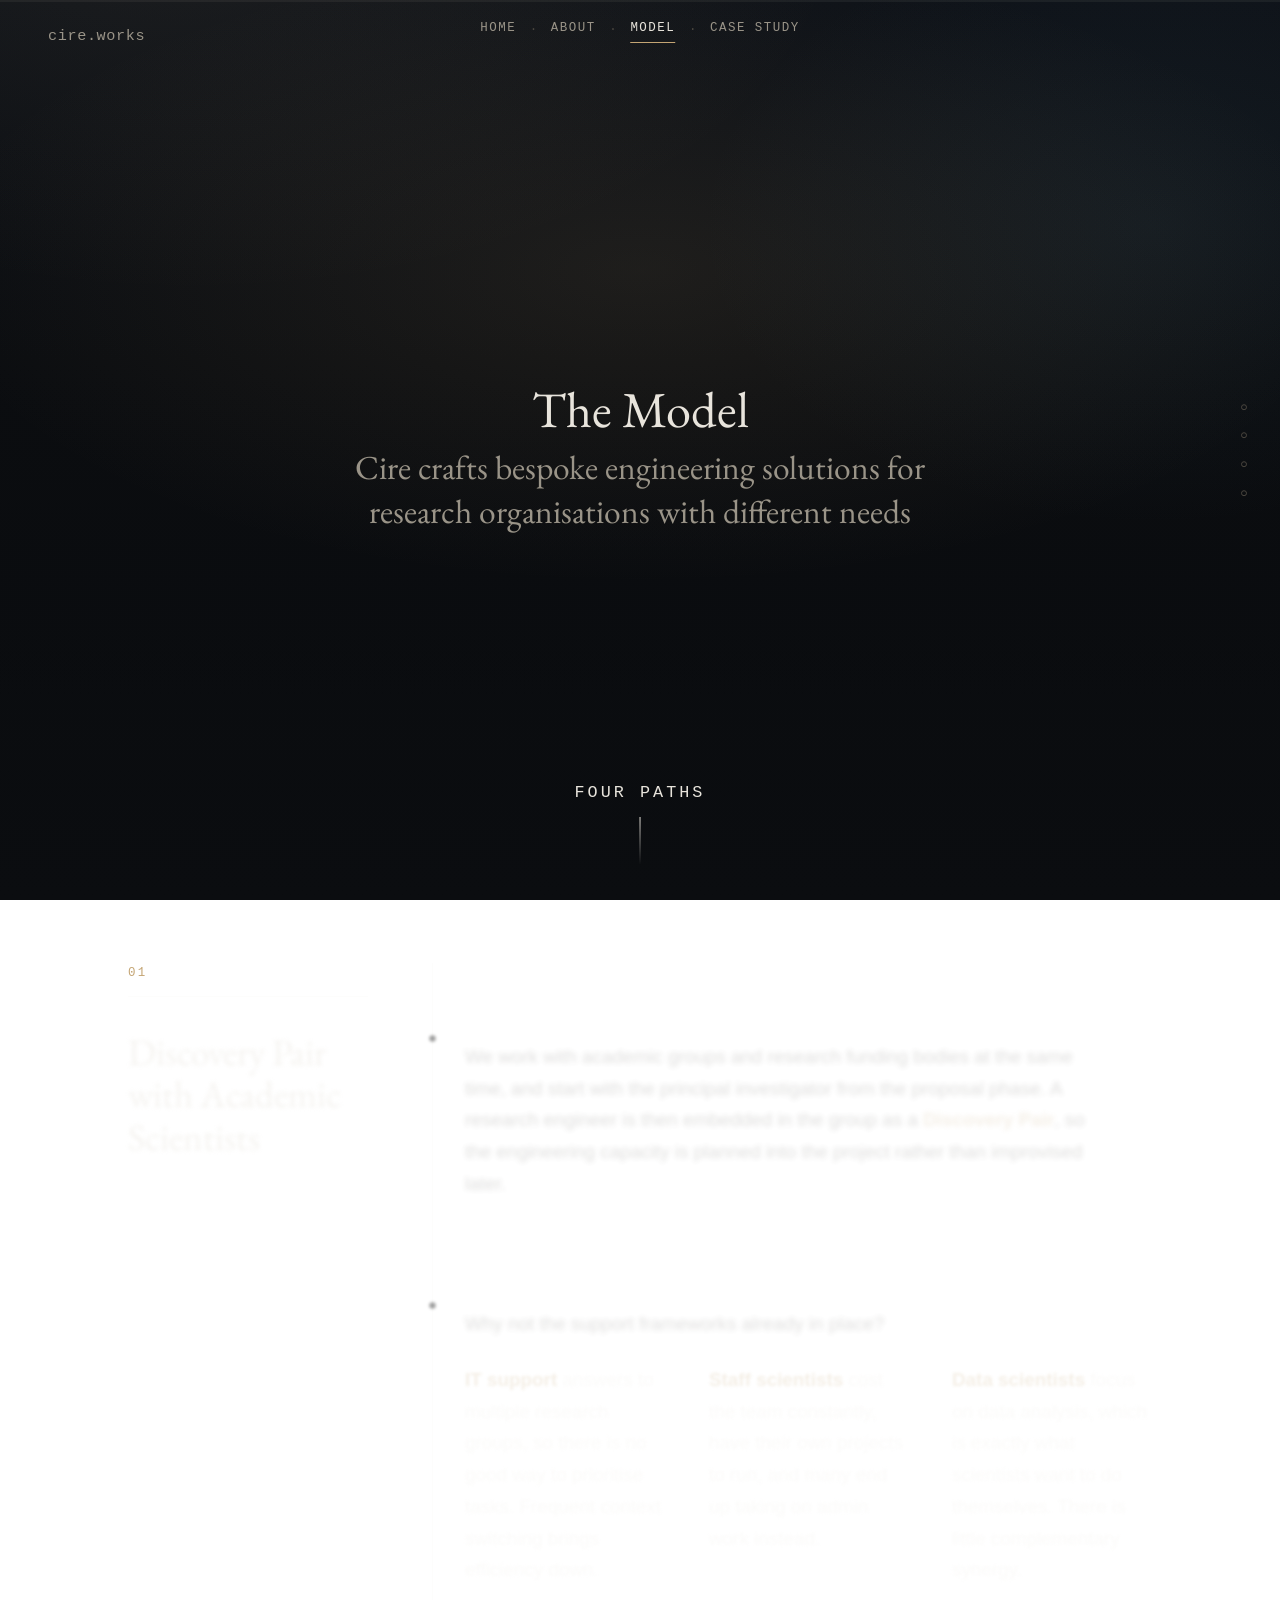
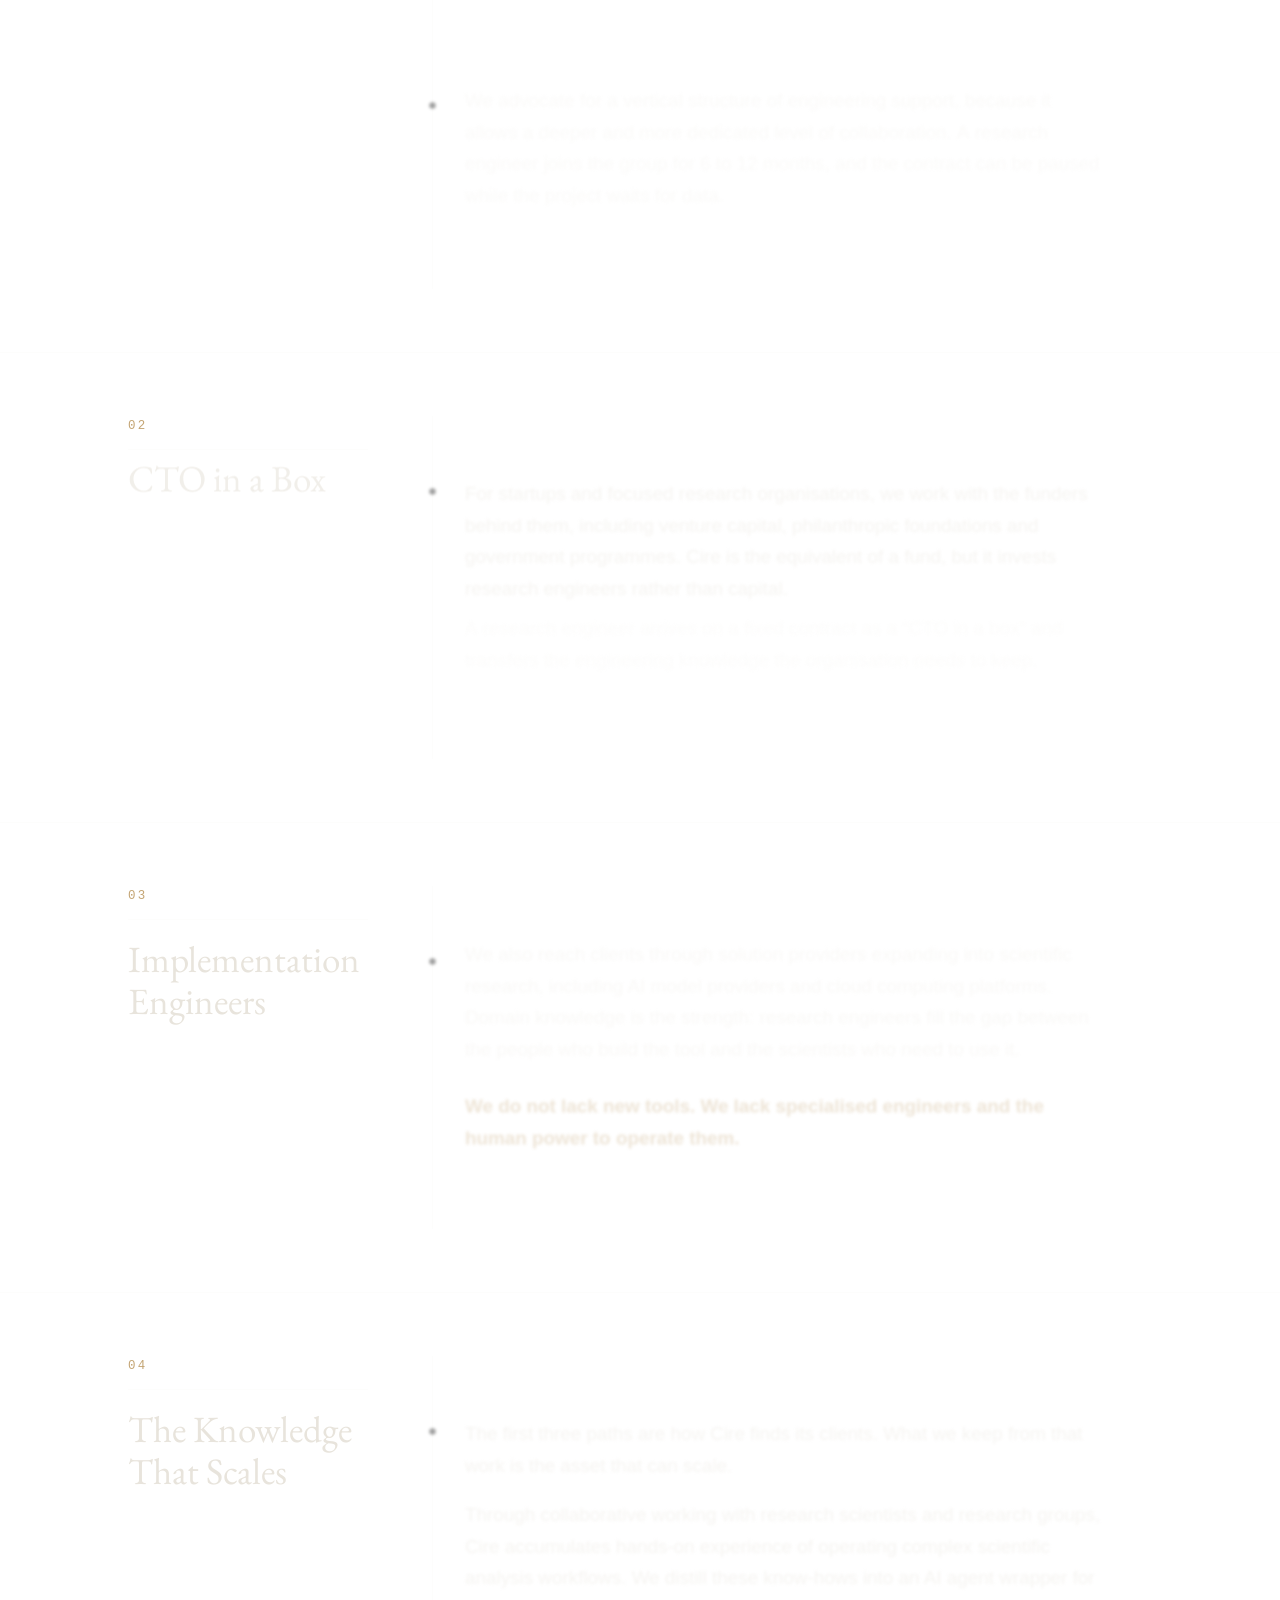
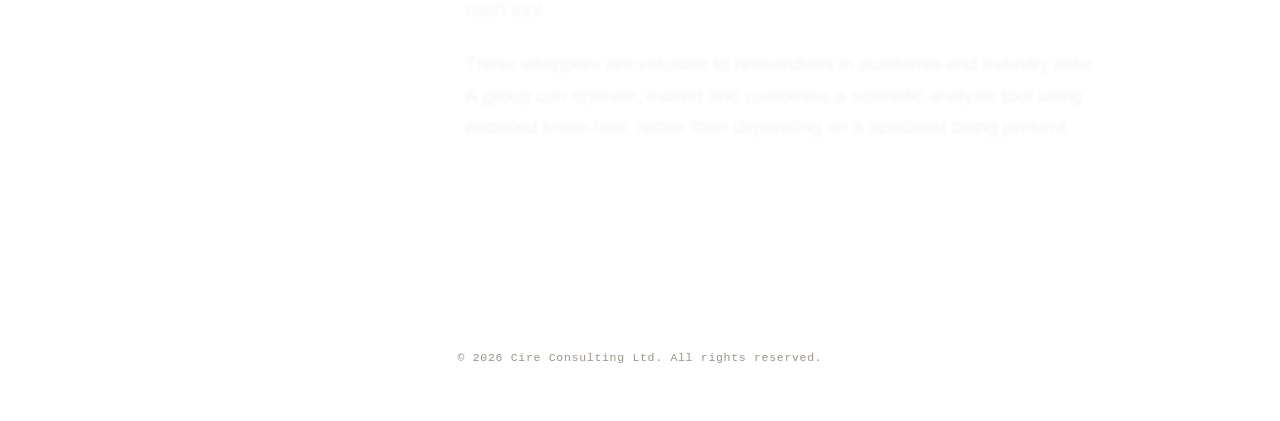
<file: model.html>
<!DOCTYPE html>
<html lang="en">
<head>
  <meta charset="UTF-8" />
  <meta name="viewport" content="width=device-width, initial-scale=1" />
  <title>Model · cire.works</title>
  <meta name="description" content="Cire crafts bespoke engineering solutions for research organisations with different needs. Research engineers are the core asset; the knowledge they accumulate is what scales." />
  <link rel="preconnect" href="https://fonts.googleapis.com" />
  <link rel="preconnect" href="https://fonts.gstatic.com" crossorigin />
  <link href="https://fonts.googleapis.com/css2?family=EB+Garamond:wght@400;600&display=swap" rel="stylesheet" />
  <link rel="stylesheet" href="styles.css?v=20260817a" />
</head>
<body>

  <div class="scroll-progress" aria-hidden="true"><span></span></div>

  <header class="site-nav">
    <a class="brand" href="index.html">cire.works</a>
    <nav class="page-tabs" aria-label="Pages">
      <a href="index.html">Home</a>
      <span class="page-tabs-sep" aria-hidden="true">·</span>
      <a href="about.html">About</a>
      <span class="page-tabs-sep" aria-hidden="true">·</span>
      <a href="model.html" aria-current="page">Model</a>
      <span class="page-tabs-sep" aria-hidden="true">·</span>
      <a href="case-study.html">Case Study</a>
    </nav>
    <nav class="rail" aria-label="Sections">
      <a href="#session-1" data-rail="session-1"><span class="rail-label">Scientists</span><span class="rail-dot"></span></a>
      <a href="#session-2" data-rail="session-2"><span class="rail-label">Startups</span><span class="rail-dot"></span></a>
      <a href="#session-3" data-rail="session-3"><span class="rail-label">Platforms</span><span class="rail-dot"></span></a>
      <a href="#session-4" data-rail="session-4"><span class="rail-label">Scale</span><span class="rail-dot"></span></a>
    </nav>
  </header>

  <main id="top">

    <section class="hero" data-hero>
      <div class="hero-atmosphere" aria-hidden="true"></div>
      <div class="hero-inner">
        <h1 class="hero-name">The Model</h1>
        <p class="hero-tagline">Cire crafts bespoke engineering solutions for research organisations with different needs</p>
      </div>
      <div class="hero-cue" aria-hidden="true"><span>FOUR PATHS</span><i></i></div>
    </section>

    <!-- SESSION 1 -->
    <section class="session" id="session-1">
      <div class="session-main">
        <aside class="session-aside">
          <span class="session-index">01</span>
          <div class="session-track" aria-hidden="true"><span></span></div>
          <h2 class="session-title" data-reveal>Discovery Pair with Academic Scientists</h2>
        </aside>

        <div class="session-body">
          <div class="beat">
            <p class="line lead" data-reveal>We work with academic groups and research funding bodies at the same time, and start with the principal investigator from the proposal phase. A research engineer is then embedded in the group as a <strong>Discovery Pair</strong>, so the engineering capacity is planned into the project rather than improvised later.</p>
          </div>

          <div class="beat">
            <p class="line question" data-reveal>Why not the support frameworks already in place?</p>
            <div class="parallel-block parallel-block--3">
              <div class="parallel-col" data-reveal>
                <p><strong>IT support</strong> answers to multiple research groups, so there is no good way to prioritise tasks. Frequent context switching brings efficiency down.</p>
              </div>
              <div class="parallel-col" data-reveal>
                <p><strong>Staff scientists</strong> cost the team constantly, have their own projects to run, and many end up taking on admin work instead.</p>
              </div>
              <div class="parallel-col" data-reveal>
                <p><strong>Data scientists</strong> focus on data analysis, which is exactly what scientists want to do themselves. There is little complementary synergy.</p>
              </div>
            </div>
          </div>

          <div class="beat">
            <p class="line punch" data-reveal>We advocate for a vertical structure of engineering support, because it allows a deeper and more dedicated level of collaboration. A research engineer joins the group for 6 to 12 months, and the contract can be paused while the project waits for data.</p>
          </div>
        </div>
      </div>
    </section>

    <!-- SESSION 2 -->
    <section class="session" id="session-2">
      <div class="session-main">
        <aside class="session-aside">
          <span class="session-index">02</span>
          <div class="session-track" aria-hidden="true"><span></span></div>
          <h2 class="session-title" data-reveal>CTO in a Box</h2>
        </aside>

        <div class="session-body">
          <div class="beat">
            <p class="line lead" data-reveal>For startups and focused research organisations, we work with the funders behind them, including venture capital, philanthropic foundations and government programmes. Cire is the equivalent of a fund, but it invests research engineers rather than capital.</p>
            <p class="line statement" data-reveal>A research engineer arrives on a fixed contract as a “CTO in a box” and transfers the engineering knowledge the organisation needs to keep.</p>
          </div>
        </div>
      </div>
    </section>

    <!-- SESSION 3 -->
    <section class="session" id="session-3">
      <div class="session-main">
        <aside class="session-aside">
          <span class="session-index">03</span>
          <div class="session-track" aria-hidden="true"><span></span></div>
          <h2 class="session-title" data-reveal>Implementation Engineers</h2>
        </aside>

        <div class="session-body">
          <div class="beat">
            <p class="line lead" data-reveal>We also reach clients through solution providers expanding into scientific research, including AI model providers and cloud computing platforms. Domain knowledge is the strength: research engineers fill the gap between the people who build the tool and the scientists who need to use it.</p>
            <p class="line tension" data-reveal><strong>We do not lack new tools. We lack specialised engineers and the human power to operate them.</strong></p>
          </div>
        </div>
      </div>
    </section>

    <!-- SESSION 4 -->
    <section class="session" id="session-4">
      <div class="session-main">
        <aside class="session-aside">
          <span class="session-index">04</span>
          <div class="session-track" aria-hidden="true"><span></span></div>
          <h2 class="session-title" data-reveal>The Knowledge That Scales</h2>
        </aside>

        <div class="session-body">
          <div class="beat">
            <p class="line lead" data-reveal>The first three paths are how Cire finds its clients. What we keep from that work is the asset that can scale.</p>
            <p class="line" data-reveal>Through collaborative working with research scientists and research groups, Cire accumulates hands-on experience of operating complex scientific analysis workflows. We distill these know-hows into an AI agent wrapper for each tool.</p>
            <p class="line punch" data-reveal>These wrappers are valuable to researchers in academia and industry alike. A group can operate, extend and customise a scientific analysis tool using encoded know-how, rather than depending on a specialist being present.</p>
          </div>
        </div>
      </div>
    </section>

  </main>

  <footer class="site-footer">
    <p>© 2026 Cire Consulting Ltd. All rights reserved.</p>
  </footer>

  <script src="main.js?v=20260817a" defer></script>
</body>
</html>
</file>
<file: styles.css>
:root {
  --bg: #0b0d10;
  --ink: #e8e4dc;
  --ink-muted: #9a9488;
  --ink-faint: #4a463f;
  --accent: #c4a574;
  --line: rgba(232, 228, 220, 0.1);
  /* mark = UI chrome · body = Arial · titles / hero = Garamond */
  --font-mark: "Courier New", Courier, monospace;
  --font-body: Arial, Helvetica, sans-serif;
  --font-title: "EB Garamond", Garamond, "Times New Roman", serif;
  --font-emphasis: Arial, Helvetica, sans-serif;
  --max: 40rem;
  --wide: 70rem;
  --ease: cubic-bezier(0.22, 1, 0.36, 1);
  --gutter: clamp(1.25rem, 4vw, 3rem);
}

*,
*::before,
*::after {
  box-sizing: border-box;
}

html {
  scroll-behavior: smooth;
  overflow-x: clip;
}

body {
  margin: 0;
  font-family: var(--font-body);
  font-size: clamp(1.05rem, 0.95rem + 0.4vw, 1.18rem);
  line-height: 1.68;
  color: var(--ink);
  background:
    radial-gradient(1200px 700px at 15% -10%, rgba(196, 165, 116, 0.08), transparent 55%),
    radial-gradient(900px 600px at 90% 25%, rgba(70, 110, 130, 0.12), transparent 50%),
    linear-gradient(180deg, #0e1218 0%, var(--bg) 40%, #090b0e 100%);
  background-attachment: fixed;
  overflow-x: clip;
}

img {
  max-width: 100%;
  display: block;
}

a {
  color: var(--accent);
  text-decoration-thickness: 1px;
  text-underline-offset: 0.2em;
  transition: color 0.2s ease;
}

a:hover {
  color: #e0c89a;
}

/* SCROLL PROGRESS */
.scroll-progress {
  position: fixed;
  inset: 0 0 auto;
  height: 2px;
  z-index: 50;
  background: rgba(232, 228, 220, 0.06);
}

.scroll-progress span {
  display: block;
  height: 100%;
  background: linear-gradient(90deg, rgba(196, 165, 116, 0.35), var(--accent));
  transform: scaleX(0);
  transform-origin: 0 50%;
}

/* NAV */
.site-nav {
  position: fixed;
  inset: 0 0 auto;
  z-index: 40; /* above full-bleed images; session heads stay under them */
  padding: 1.15rem var(--gutter) 2.4rem;
  pointer-events: none; /* the bar spans the page; only its links should catch clicks */
}

.site-nav a {
  pointer-events: auto;
}

.site-nav::before {
  content: "";
  position: absolute;
  inset: 0;
  background: linear-gradient(
    180deg,
    rgba(9, 11, 14, 0.97) 0 45%,
    rgba(9, 11, 14, 0.6) 70%,
    transparent
  );
  opacity: 0;
  transition: opacity 0.4s ease;
}

.site-nav.is-solid::before {
  opacity: 1;
}

.brand {
  position: relative;
  pointer-events: auto;
  font-family: var(--font-mark);
  font-size: 0.95rem;
  color: var(--ink-muted);
  text-decoration: none;
  letter-spacing: 0.04em;
}

.brand:hover {
  color: var(--ink);
}

.page-tabs {
  position: absolute;
  left: 50%;
  top: 1.15rem;
  transform: translateX(-50%);
  z-index: 1;
  display: flex;
  align-items: center;
  gap: 0.85rem;
  pointer-events: auto;
}

.page-tabs a {
  font-family: var(--font-mark);
  font-size: 0.78rem;
  letter-spacing: 0.12em;
  text-transform: uppercase;
  text-decoration: none;
  color: var(--ink-muted);
  border-bottom: 1px solid transparent;
  padding-bottom: 0.15rem;
}

.page-tabs-sep {
  color: var(--ink-faint);
  font-family: var(--font-mark);
  font-size: 0.78rem;
  line-height: 1;
  pointer-events: none;
  user-select: none;
}

.page-tabs a:hover {
  color: var(--ink);
}

.page-tabs a[aria-current="page"] {
  color: var(--ink);
  border-bottom-color: var(--accent);
}

.founder {
  position: absolute;
  top: 1.15rem;
  right: var(--gutter);
  z-index: 1;
  pointer-events: auto;
  font-family: var(--font-mark);
  font-size: 0.95rem;
  color: var(--ink-muted);
  text-decoration: none;
  letter-spacing: 0.04em;
}

.founder:hover,
.founder[aria-current="page"] {
  color: var(--ink);
}

/* SIDE RAIL */
.rail {
  position: fixed;
  right: clamp(1rem, 2.5vw, 2rem);
  top: 50%;
  transform: translateY(-50%);
  display: grid;
  gap: 1.1rem;
  pointer-events: auto;
}

.rail a {
  display: grid;
  grid-template-columns: 1fr 8px;
  align-items: center;
  gap: 0.7rem;
  text-decoration: none;
  color: var(--ink-faint);
  font-family: var(--font-mark);
  font-size: 0.7rem;
  letter-spacing: 0.08em;
  text-transform: uppercase;
  transition: color 0.35s ease;
}

.rail-dot {
  width: 8px;
  height: 8px;
  display: grid;
  place-items: center;
}

.rail-dot::before {
  content: "";
  width: 6px;
  height: 6px;
  border-radius: 50%;
  border: 1px solid currentColor;
  transition: background 0.35s ease, transform 0.35s var(--ease);
}

.rail-label {
  text-align: right;
  line-height: 1;
  white-space: nowrap;
  opacity: 0;
  transform: translateX(0.4rem);
  transition: opacity 0.35s ease, transform 0.35s var(--ease);
}

.rail a:hover,
.rail a.is-active {
  color: var(--accent);
}

.rail a.is-active .rail-dot::before {
  background: var(--accent);
  transform: scale(1.4);
}

.rail a:hover .rail-label {
  opacity: 1;
  transform: none;
}

/* HERO */
.hero {
  position: relative;
  min-height: 100svh;
  display: grid;
  place-items: center;
  padding: 6rem var(--gutter) 5rem;
  overflow: hidden;
}

.hero-atmosphere {
  position: absolute;
  inset: 0;
  background:
    linear-gradient(180deg, transparent 55%, var(--bg) 100%),
    radial-gradient(ellipse 80% 50% at 50% 30%, rgba(196, 165, 116, 0.1), transparent 70%);
  pointer-events: none;
}

.hero-inner {
  position: relative;
  max-width: 38rem;
  text-align: center;
}

.js-motion .hero-inner {
  opacity: calc(1 - var(--out, 0) * 0.9);
  transform: translateY(calc(var(--out, 0) * -3rem)) scale(calc(1 - var(--out, 0) * 0.05));
  filter: blur(calc(var(--out, 0) * 4px));
  will-change: opacity, transform;
}

.js-motion .brand-mark,
.js-motion .hero-portrait,
.js-motion .hero-name,
.js-motion .hero-tagline {
  animation: hero-in 1.2s var(--ease) both;
}

.js-motion .hero-name {
  animation-delay: 0.12s;
}

.js-motion .hero-tagline {
  animation-delay: 0.22s;
}

@keyframes hero-in {
  from { opacity: 0; transform: translateY(1.2rem); }
  to { opacity: 1; transform: none; }
}

.brand-mark {
  margin: 0 0 1.4rem;
  color: var(--ink);
  line-height: 0;
}

.brand-mark-logo {
  display: block;
  width: min(20rem, 78vw);
  height: auto;
}

.hero-portrait {
  margin: 0 auto 1.6rem;
  width: min(15.5rem, 58vw);
  line-height: 0;
}

.hero-portrait img {
  width: 100%;
  height: auto;
  box-shadow: 0 0 0 1px rgba(232, 228, 220, 0.12);
}

.hero-name {
  margin: 0 0 0.55rem;
  font-family: var(--font-title);
  font-size: clamp(2.1rem, 4.6vw, 3.15rem);
  font-weight: 400;
  font-style: normal;
  line-height: 1.1;
  color: var(--ink);
}

.hero-tagline {
  margin: 0;
  font-family: var(--font-title);
  font-size: clamp(1.45rem, 3.2vw, 2.1rem);
  font-weight: 400;
  font-style: normal;
  line-height: 1.3;
  color: var(--ink-muted);
}

.hero-cue {
  position: absolute;
  bottom: 2.2rem;
  left: 50%;
  transform: translateX(-50%);
  display: grid;
  justify-items: center;
  gap: 0.6rem;
  font-family: var(--font-mark);
  font-size: clamp(0.85rem, 1.6vw, 1.05rem);
  letter-spacing: 0.18em;
  text-transform: uppercase;
  color: var(--ink);
  white-space: nowrap;
}

.js-motion .hero-cue {
  opacity: calc(1 - var(--out, 0) * 2);
}

.hero-cue i {
  width: 1px;
  height: 3rem;
  background: linear-gradient(180deg, var(--ink), transparent);
  animation: cue 2.4s ease-in-out infinite;
  transform-origin: 50% 0;
}

@keyframes cue {
  0%, 100% { transform: scaleY(0.35); opacity: 0.4; }
  50% { transform: scaleY(1); opacity: 1; }
}

/* SESSIONS — sticky lives in .session-main only, so heads release before figures */
.session {
  margin: 0;
  padding: 0;
}

.session + .session {
  border-top: 1px solid var(--line);
}

.session-main {
  max-width: var(--wide);
  margin: 0 auto;
  padding: clamp(2.5rem, 7vh, 5rem) var(--gutter);
  display: grid;
  grid-template-columns: minmax(0, 15rem) minmax(0, 1fr);
  gap: clamp(1.75rem, 5vw, 4rem);
  align-items: start;
  position: relative;
  z-index: 1;
}

.session-aside {
  position: sticky;
  top: clamp(5rem, 22vh, 12rem);
  z-index: 1;
}

.session-index {
  display: block;
  font-family: var(--font-mark);
  font-size: 0.78rem;
  letter-spacing: 0.18em;
  color: var(--accent);
  margin-bottom: 0.75rem;
}

.session-track {
  height: 1px;
  margin-bottom: 1.1rem;
  background: var(--line);
  overflow: hidden;
}

.session-track span {
  display: block;
  height: 100%;
  background: var(--accent);
  transform: scaleX(var(--sp, 0));
  transform-origin: 0 50%;
}

.session-title {
  margin: 0;
  font-family: var(--font-title);
  font-size: clamp(1.7rem, 2.9vw, 2.4rem);
  font-weight: 400;
  font-style: normal;
  line-height: 1.14;
  text-wrap: balance;
}

.session-body {
  min-width: 0;
  padding-left: clamp(1.25rem, 2.5vw, 2rem);
  border-left: 1px solid var(--line);
}

/* Each logical block is a scroll stage: focus sharpens one, dims the rest */
.beat {
  position: relative;
  padding: clamp(2rem, 6vh, 3.5rem) 0;
}

.beat::before {
  content: "";
  position: absolute;
  left: calc(-1 * clamp(1.25rem, 2.5vw, 2rem) - 4px);
  top: calc(clamp(2rem, 6vh, 3.5rem) + 0.55em);
  width: 7px;
  height: 7px;
  border-radius: 50%;
  background: var(--bg);
  border: 1px solid var(--ink-faint);
}

.js-motion .beat {
  opacity: calc(0.4 + 0.6 * var(--bf, 1));
  filter: blur(calc((1 - var(--bf, 1)) * 1.4px));
  transform: translateY(calc((1 - var(--bf, 1)) * 0.5rem));
  will-change: opacity, transform;
}

.js-motion .beat::before {
  border-color: color-mix(in srgb, var(--accent) calc(var(--bf, 0) * 100%), var(--ink-faint));
  background: color-mix(in srgb, var(--accent) calc(max(0, var(--bf, 0) - 0.55) * 220%), var(--bg));
  transform: scale(calc(1 + var(--bf, 0) * 0.35));
}

/* SCROLL-DRIVEN REVEAL — beat focus handles dimming, this handles arrival */
.js-motion [data-reveal] {
  opacity: calc((0.45 + 0.55 * var(--enter, 0)) * (1 - var(--leave, 0) * 0.4));
  transform: translateY(
    calc((1 - var(--enter, 0)) * 1rem - var(--leave, 0) * 0.6rem)
  );
  will-change: opacity, transform;
}

.js-motion [data-reveal].split {
  opacity: calc(1 - var(--leave, 0) * 0.7);
  filter: none;
}

.js-motion .split .w {
  display: inline-block;
  /* Stagger by word index, but always finish by the time --enter hits 1 */
  --w: clamp(0, calc(var(--enter, 0) * 1.55 - (var(--wi) / var(--wn, 1)) * 0.55), 1);
  opacity: calc(0.16 + 0.84 * var(--w));
  transform: translateY(calc((1 - var(--w)) * 0.4rem));
  color: color-mix(in srgb, var(--ink) calc(var(--w) * 100%), var(--ink-faint));
}

.js-motion .line[data-reveal].split {
  color: inherit;
}

.js-motion .session-title[data-reveal],
.js-motion .line[data-reveal],
.js-motion .qa-pair[data-reveal] {
  filter: blur(calc((1 - var(--enter, 0)) * 2px));
}

.js-motion .line[data-reveal],
.js-motion .qa-pair[data-reveal] .line,
.js-motion .bullet-row li[data-reveal],
.js-motion .bullet-stack li[data-reveal] {
  color: color-mix(in srgb, var(--ink) calc(var(--enter, 0) * 100%), var(--ink-faint));
}

/* TEXT — body + session heads: Arial */
.line {
  margin: 0 0 1.1rem;
  max-width: var(--max);
  color: var(--ink);
  font-family: var(--font-body);
  font-style: normal;
  font-weight: 400;
}

.line:last-child {
  margin-bottom: 0;
}

.line--gap {
  margin-top: 2.25rem;
}

.line.answer {
  margin-bottom: 0;
}

.line.answer strong,
.full-name,
.pull,
strong {
  color: var(--accent);
  font-family: var(--font-emphasis);
  font-style: normal;
  font-weight: 600;
}

.qa-pair {
  margin-bottom: 1.6rem;
  max-width: var(--max);
}

.line.question {
  margin-bottom: 0.45rem;
}

.line.bridge {
  margin-top: 1.4rem;
}

.line.statement {
  max-width: var(--max);
  margin: 0 0 1.75rem;
}

.line.tension {
  color: var(--accent);
  margin: 1.4rem 0;
}

/* Pull the opening quote mark into the margin so the text edge stays flush */
.line--quote {
  text-indent: -0.5em;
}

.js-motion .line.tension[data-reveal] {
  color: color-mix(in srgb, var(--accent) calc(var(--enter, 0) * 100%), var(--ink-faint));
}

.line.punch {
  margin: 1.4rem 0 1.5rem;
}

/* Beat opens flush with its dot marker, whatever element leads it */
.beat > :first-child {
  margin-top: 0;
}

.line.tagline {
  margin: 1.5rem 0 1rem;
}

/* Session heads + hero headline: Garamond */
.session-title {
  font-family: var(--font-title);
  font-style: normal;
  font-weight: 400;
  font-size: clamp(1.7rem, 2.9vw, 2.4rem);
  line-height: 1.14;
}

.line.connect {
  color: var(--ink-muted);
  word-break: break-word;
}

/* BULLETS */
.bullet-row {
  list-style: none;
  margin: 1.6rem 0 0;
  padding: 0;
  display: grid;
  grid-template-columns: repeat(3, 1fr);
  gap: clamp(1.5rem, 4vw, 2.75rem);
}

.bullet-row li {
  margin: 0;
  padding: 0.9rem 0 0;
  border-top: 1px solid var(--line);
  font-family: var(--font-body);
  line-height: 1.45;
}

.js-motion .bullet-row li[data-reveal] {
  border-top-color: color-mix(in srgb, var(--accent) calc(var(--enter, 0) * 100%), var(--line));
}

.bullet-stack {
  list-style: none;
  margin: 1.1rem 0 1.4rem;
  padding: 0;
  display: grid;
  gap: 0.85rem;
  max-width: var(--max);
}

.bullet-stack li {
  position: relative;
  padding-left: 1rem;
  font-family: var(--font-body);
}

.bullet-stack li::before {
  content: "";
  position: absolute;
  left: 0;
  top: 0.72em;
  width: 0.4rem;
  height: 1px;
  background: var(--accent);
}

.parallel-block {
  display: grid;
  grid-template-columns: 1fr 1fr;
  gap: clamp(1.5rem, 4vw, 2.75rem);
}

.parallel-block--3 {
  grid-template-columns: 1fr 1fr 1fr;
}

.parallel-col {
  padding-top: 1rem;
  border-top: 1px solid var(--line);
}

.js-motion .parallel-col[data-reveal] {
  border-top-color: color-mix(in srgb, var(--accent) calc(var(--enter, 0) * 100%), var(--line));
}

.parallel-col p {
  margin: 0 0 0.9rem;
}

.parallel-col .bullet-stack {
  margin: 0;
}

/* IMAGES — full-bleed dark band above sticky heads; ±5rem pad */
.media {
  position: relative;
  z-index: 30;
  width: 100vw;
  max-width: 100vw;
  margin: 0;
  margin-left: calc(50% - 50vw);
  margin-right: calc(50% - 50vw);
  padding: 5rem 0;
  display: grid;
  justify-items: center;
  gap: 0;
  background: #0b0d10;
  box-sizing: border-box;
}

.media img {
  display: block;
  width: 100%;
  height: auto;
  max-width: none;
  background: var(--bg);
}

.media--60 img {
  width: 60vw;
  max-width: 60vw;
}

.media--75 img {
  width: 75vw;
  max-width: 75vw;
}

.media-zoom {
  display: block;
  width: 100%;
  line-height: 0;
  cursor: zoom-in;
}

.media figcaption span {
  color: var(--accent);
  font-family: var(--font-mark);
  font-size: 0.78rem;
  letter-spacing: 0.06em;
  text-transform: uppercase;
  white-space: nowrap;
}

.media figcaption {
  max-width: none;
  width: 100%;
  box-sizing: border-box;
  margin: 0;
  padding: 0.85rem var(--gutter) 0;
  text-align: center;
  font-family: var(--font-body);
  font-size: 0.95rem;
  line-height: 1.5;
  color: var(--ink-muted);
  background: transparent;
}

.media--60 figcaption {
  width: 60vw;
  max-width: 60vw;
}

.media--75 figcaption {
  width: 75vw;
  max-width: 75vw;
}

/* Keep stage opaque so sticky heads + nav tuck under, not bleed through */
.js-motion .media[data-reveal] {
  opacity: 1;
  filter: none;
}

.js-motion .media[data-parallax] {
  transform: translateY(
    calc((1 - var(--enter, 0)) * 1.1rem + var(--shift, 0) * 1.1rem)
  );
  will-change: transform;
}

.session:last-of-type {
  padding-bottom: clamp(3rem, 8vh, 5rem);
}

/* ENDING CHAPTER */
.ending {
  border-top: 1px solid var(--line);
  padding: clamp(4rem, 14vh, 8rem) var(--gutter) clamp(5rem, 16vh, 10rem);
}

.ending-inner {
  max-width: var(--max);
  margin: 0 auto;
  text-align: left;
}

.ending-mark {
  margin: 0 0 0.55rem;
  font-family: var(--font-mark);
  font-size: clamp(1.05rem, 2vw, 1.25rem);
  letter-spacing: 0.14em;
  color: var(--accent);
}

.pronounce {
  margin: 0 0 1.75rem;
  font-size: 0.92rem;
  line-height: 1.4;
  letter-spacing: 0.02em;
  color: var(--ink-faint);
  font-style: italic;
}

.ending .line.punch {
  margin-top: 1.6rem;
  color: var(--accent);
  font-family: var(--font-emphasis);
  font-weight: 600;
}

.js-motion .ending .line.punch[data-reveal] {
  color: color-mix(in srgb, var(--accent) calc(var(--enter, 0) * 100%), var(--ink-faint));
}

.js-motion .ending .line.punch.split .w {
  color: color-mix(in srgb, var(--accent) calc(var(--w) * 100%), var(--ink-faint));
}

.ending .line.tagline {
  margin-top: 2rem;
}

.ending .line.connect {
  margin-top: 1.25rem;
}

/* ASK */
.ask {
  border-top: 1px solid var(--line);
  padding: clamp(3rem, 10vh, 6rem) var(--gutter) clamp(4rem, 12vh, 7rem);
}

.ask-inner {
  max-width: var(--max);
  margin: 0 auto;
}

.ask-prompt {
  margin: 0 0 1.75rem;
  color: var(--ink-muted);
}

.ask-form {
  display: grid;
  gap: 1.15rem;
}

.ask-meta {
  display: grid;
  grid-template-columns: 1fr 1fr;
  gap: 1.15rem;
}

.ask-field {
  display: grid;
  gap: 0.45rem;
}

.ask-label {
  font-family: var(--font-mark);
  font-size: 0.72rem;
  letter-spacing: 0.1em;
  text-transform: uppercase;
  color: var(--ink);
}

.ask-label em {
  font-style: normal;
  text-transform: none;
  letter-spacing: 0.02em;
  color: var(--ink-muted);
  opacity: 0.9;
}

.ask-form input,
.ask-form textarea {
  width: 100%;
  margin: 0;
  padding: 0.65rem 0;
  border: 0;
  border-bottom: 1px solid var(--line);
  border-radius: 0;
  background: transparent;
  color: var(--ink);
  font: inherit;
  font-size: 1rem;
  line-height: 1.5;
  outline: none;
  resize: vertical;
  transition: border-color 0.2s ease;
}

.ask-form textarea {
  min-height: 4.5rem;
}

.ask-form input:focus,
.ask-form textarea:focus {
  border-bottom-color: var(--accent);
}

.ask-form input::placeholder,
.ask-form textarea::placeholder {
  color: var(--ink-faint);
}

.ask-submit {
  justify-self: start;
  margin-top: 0.35rem;
  padding: 0.55rem 0;
  border: 0;
  border-bottom: 1px solid var(--accent);
  background: none;
  color: var(--accent);
  font-family: var(--font-mark);
  font-size: 0.78rem;
  letter-spacing: 0.12em;
  text-transform: uppercase;
  cursor: pointer;
  transition: color 0.2s ease, border-color 0.2s ease;
}

.ask-submit:hover:not(:disabled) {
  color: #e0c89a;
  border-bottom-color: #e0c89a;
}

.ask-submit:disabled {
  opacity: 0.5;
  cursor: wait;
}

.ask-status {
  margin: 0.25rem 0 0;
  font-family: var(--font-body);
  font-size: 0.95rem;
  color: var(--accent);
}

.ask-status.is-error {
  color: #c98a7a;
}

@media (max-width: 640px) {
  .ask-meta {
    grid-template-columns: 1fr;
  }
}

/* ABOUT — compact byline, no cinematic hero */
.about-intro {
  padding: clamp(6.5rem, 16vh, 8.5rem) var(--gutter) 0;
}

.about-intro-inner {
  max-width: var(--wide);
  margin: 0 auto;
  display: flex;
  flex-wrap: wrap;
  align-items: center;
  justify-content: space-between;
  gap: 1rem 1.5rem;
  padding-right: clamp(1.25rem, 5vw, 4rem);
}

.about-heading {
  margin: 0;
  font-family: var(--font-title);
  font-size: clamp(2rem, 4vw, 3rem);
  font-weight: 400;
  line-height: 1.12;
}

.about-byline {
  display: flex;
  align-items: center;
  gap: 0.75rem;
  margin: 0;
}

.about-portrait {
  margin: 0;
  width: 7.5rem;
  height: 7.5rem;
  flex-shrink: 0;
  overflow: hidden;
}

.about-portrait img {
  width: 100%;
  height: 100%;
  object-fit: cover;
  object-position: 50% 20%;
}

.about-byline p,
.about-name {
  margin: 0;
  font-family: var(--font-title);
  font-size: clamp(1.15rem, 2vw, 1.4rem);
  letter-spacing: 0.01em;
  color: var(--ink);
  line-height: 1.2;
}

.about-name a {
  display: flex;
  flex-direction: column;
  color: inherit;
  text-decoration: underline;
  text-decoration-thickness: 1px;
  text-underline-offset: 0.18em;
}

.about-name a:hover {
  color: var(--accent);
}

/* CASE STUDY */
.page-inner .site-nav::before {
  opacity: 1;
}

.case {
  padding: clamp(6.5rem, 16vh, 8.5rem) var(--gutter) clamp(4rem, 12vh, 7rem);
}

.case-inner {
  max-width: var(--wide);
  margin: 0 auto;
}

.case-title {
  margin: 0 0 1.75rem;
  font-family: var(--font-title);
  font-size: clamp(2rem, 4vw, 3rem);
  font-weight: 400;
  line-height: 1.12;
}

.study-tabs {
  display: flex;
  gap: 0.25rem;
  margin: 0 0 2.5rem;
  border-bottom: 1px solid var(--line);
}

.study-tabs [role="tab"] {
  appearance: none;
  margin: 0 0 -1px;
  padding: 0.7rem 1.05rem;
  border: 0;
  border-bottom: 2px solid transparent;
  background: none;
  color: var(--ink-muted);
  font-family: var(--font-mark);
  font-size: 0.78rem;
  letter-spacing: 0.12em;
  text-transform: uppercase;
  cursor: pointer;
}

.study-tabs [role="tab"]:hover {
  color: var(--ink);
}

.study-tabs [role="tab"][aria-selected="true"] {
  color: var(--accent);
  border-bottom-color: var(--accent);
}

.study-panel {
  display: grid;
  grid-template-columns: minmax(7rem, 11rem) minmax(0, 1fr);
  gap: clamp(1.75rem, 5vw, 3.5rem);
  align-items: start;
}

.study-logo {
  margin: 0;
  position: sticky;
  top: 5.5rem;
}

.study-logo a {
  display: block;
}

.study-logo img {
  width: min(11rem, 100%);
  height: auto;
}

.study-body .case-lead {
  margin: 0 0 1.4rem;
  max-width: var(--max);
  font-family: var(--font-title);
  font-size: clamp(1.35rem, 2.4vw, 1.7rem);
  font-weight: 400;
  line-height: 1.35;
  color: var(--ink);
}

.study-body p {
  margin: 0 0 1.2rem;
  max-width: var(--max);
}

.study-body p:last-child {
  margin-bottom: 0;
}

.fn-ref {
  margin-left: 0.05em;
  font-size: 0.72em;
  line-height: 0;
  text-decoration: none;
  vertical-align: super;
}

.study-body .study-note {
  margin: 1.75rem 0 0;
  padding-top: 1rem;
  border-top: 1px solid var(--line);
  font-size: 0.82rem;
  line-height: 1.55;
  color: var(--ink-muted);
}

.study-note cite {
  font-style: italic;
}

/* FOOTER */
.site-footer {
  padding: 0 var(--gutter) clamp(2rem, 6vh, 3.5rem);
  text-align: center;
}

.site-footer p {
  margin: 0;
  font-family: var(--font-mark);
  font-size: 0.72rem;
  letter-spacing: 0.06em;
  line-height: 1.55;
  color: var(--ink-muted);
}

/* RESPONSIVE */
/* The rail needs room beside the 70rem content column, or it lands on the text. */
@media (max-width: 1150px) {
  .rail {
    display: none;
  }
}

@media (max-width: 900px) {
  .session-main {
    grid-template-columns: 1fr;
    gap: 1.5rem;
  }

  .session-aside {
    position: static;
  }

  .bullet-row,
  .parallel-block {
    grid-template-columns: 1fr;
    gap: 1rem;
  }

  .study-panel {
    grid-template-columns: 1fr;
  }

  .study-logo {
    position: static;
    justify-self: start;
  }

  .study-logo img {
    width: 7.5rem;
  }
}

@media (max-width: 1040px) {
  .page-tabs {
    position: relative;
    left: auto;
    top: auto;
    transform: none;
    flex-basis: 100%;
    margin: 0.85rem 0 0;
  }

  .site-nav {
    display: flex;
    flex-wrap: wrap;
    align-items: center;
    padding-bottom: 1.4rem;
  }
}

/* REDUCED MOTION */
@media (prefers-reduced-motion: reduce) {
  html {
    scroll-behavior: auto;
  }

  .hero-cue i {
    animation: none;
  }
}

.no-motion [data-reveal] {
  opacity: 1 !important;
  transform: none !important;
  filter: none !important;
}
</file>
